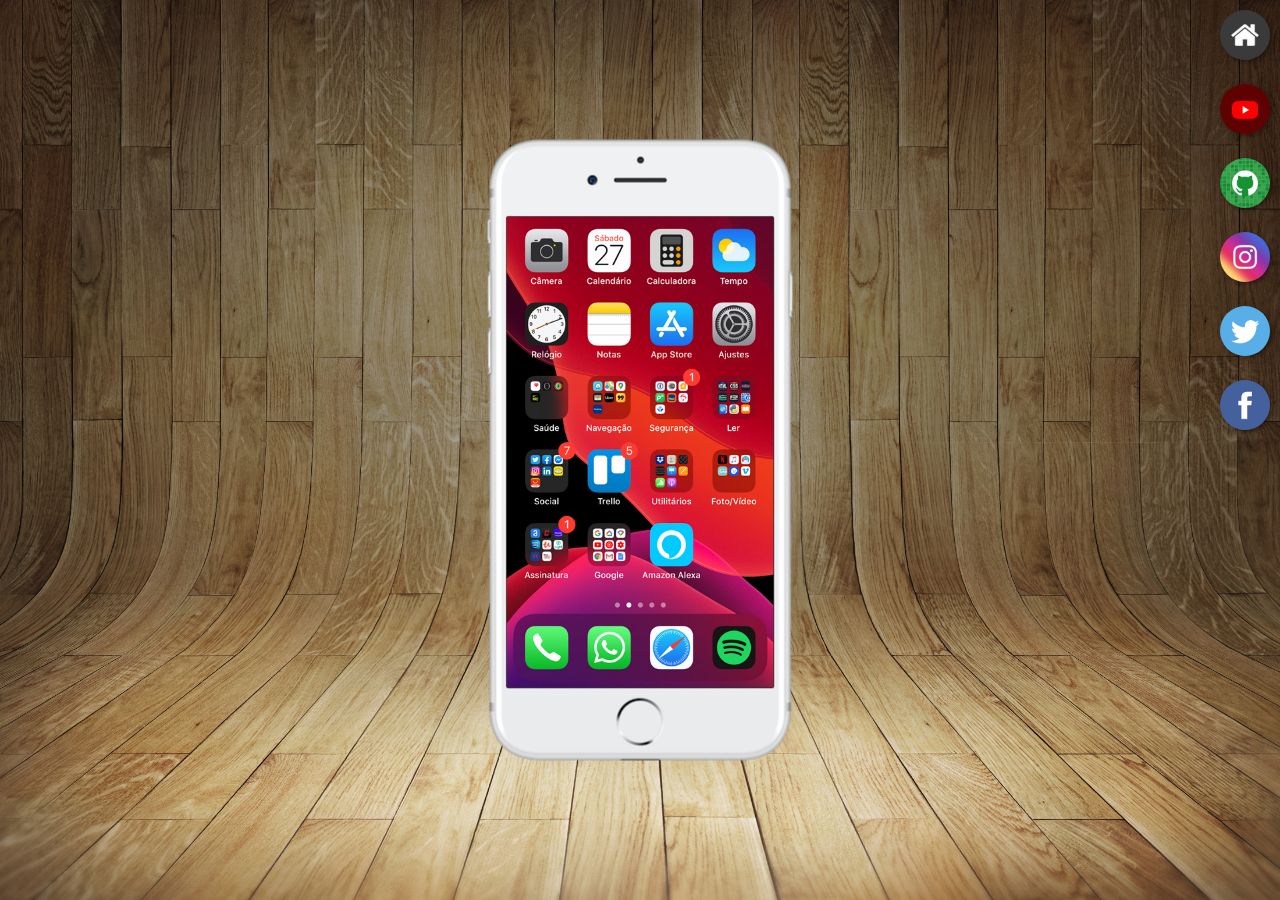
<file: index.html>
<!DOCTYPE html>
<html lang="pt-br">
<head>
    <meta charset="UTF-8">
    <meta name="viewport" content="width=device-width, initial-scale=1.0">
    <title>Projeto Redes Sociais</title>
    <link rel="shortcut icon" href="favicon.ico" type="image/x-icon">
    <link rel="stylesheet" href="estilos/style.css">
</head>
<body>
    <main>
        <section id="telefone">
            <iframe src="home.html" name="tela" id="tela"  frameborder="0">
                Seu navegador não é compatível com isso.
            </iframe>
        </section>
        <section id="redes-sociais">
            <a href="home.html" target="tela"><img src="imagens/logo-home.jpg" alt="Home"></a><br>
            <a href="youtube.html" target="tela"><img src="imagens/logo-youtube.jpg" alt="YouTube"></a><br>
            <a href="github.html" target="tela"><img src="imagens/logo-github.jpg" alt="GitHub"></a><br>
            <a href="instagram.html" target="tela"><img src="imagens/logo-instagram.jpg" alt="Instagram"></a><br>
            <a href="twitter.html" target="tela"><img src="imagens/logo-twitter.jpg" alt="Twitter"></a><br>
            <a href="facebook.html" target="tela"><img src="imagens/logo-facebook.jpg" alt="Facebook"></a>
        </section>
    </main>
</body>
</html>
</file>
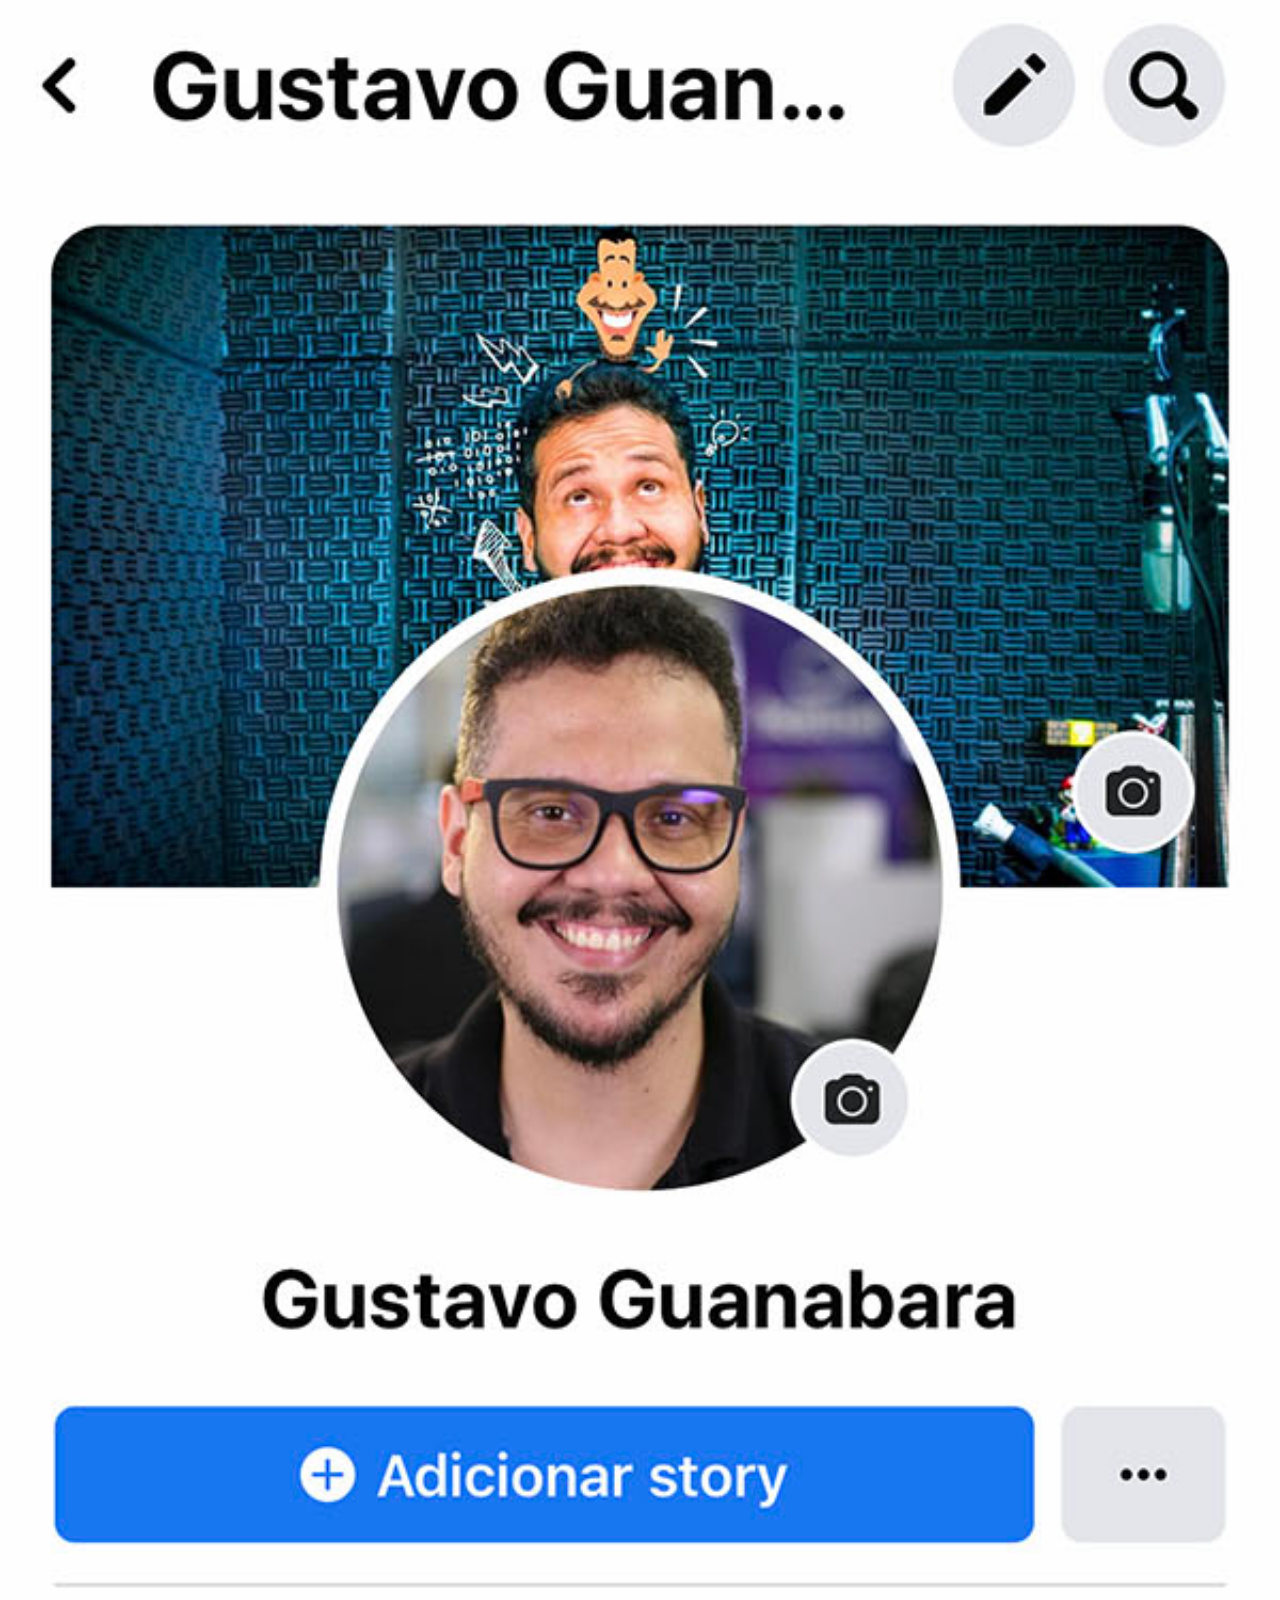
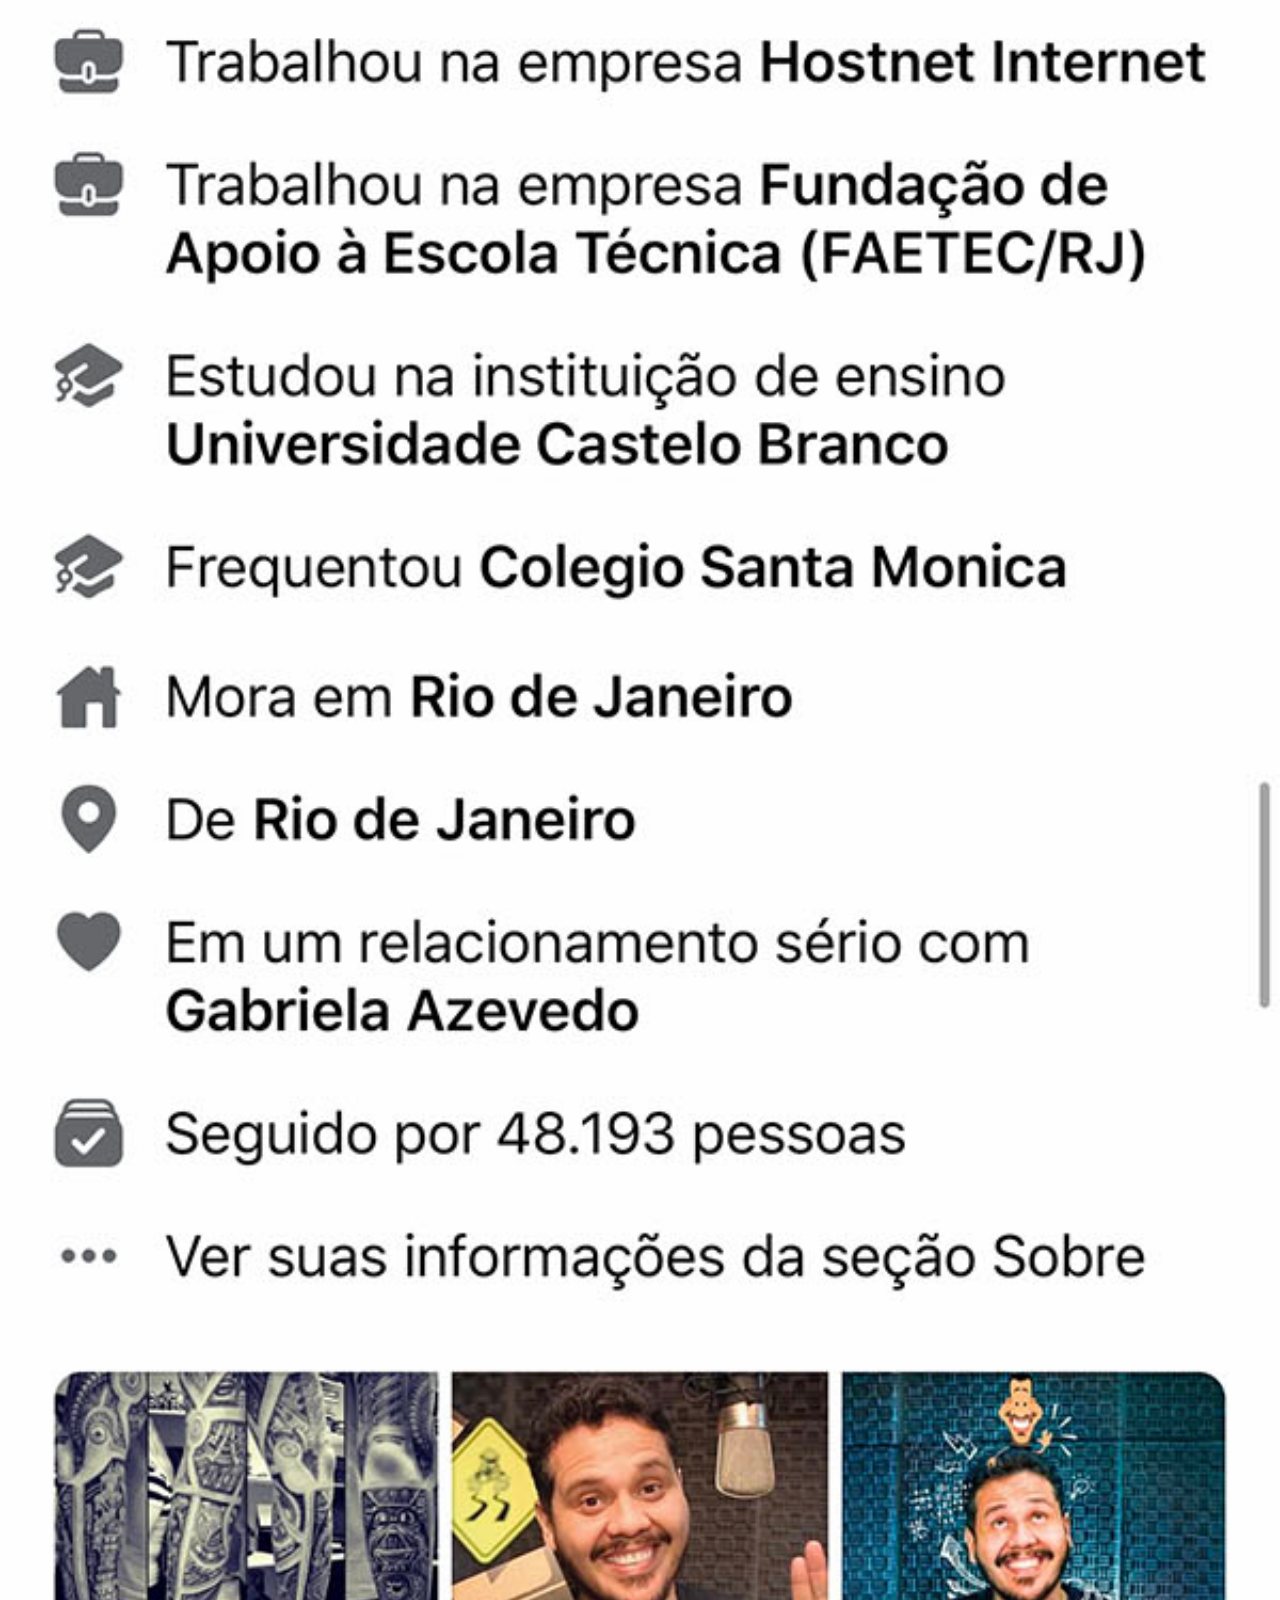
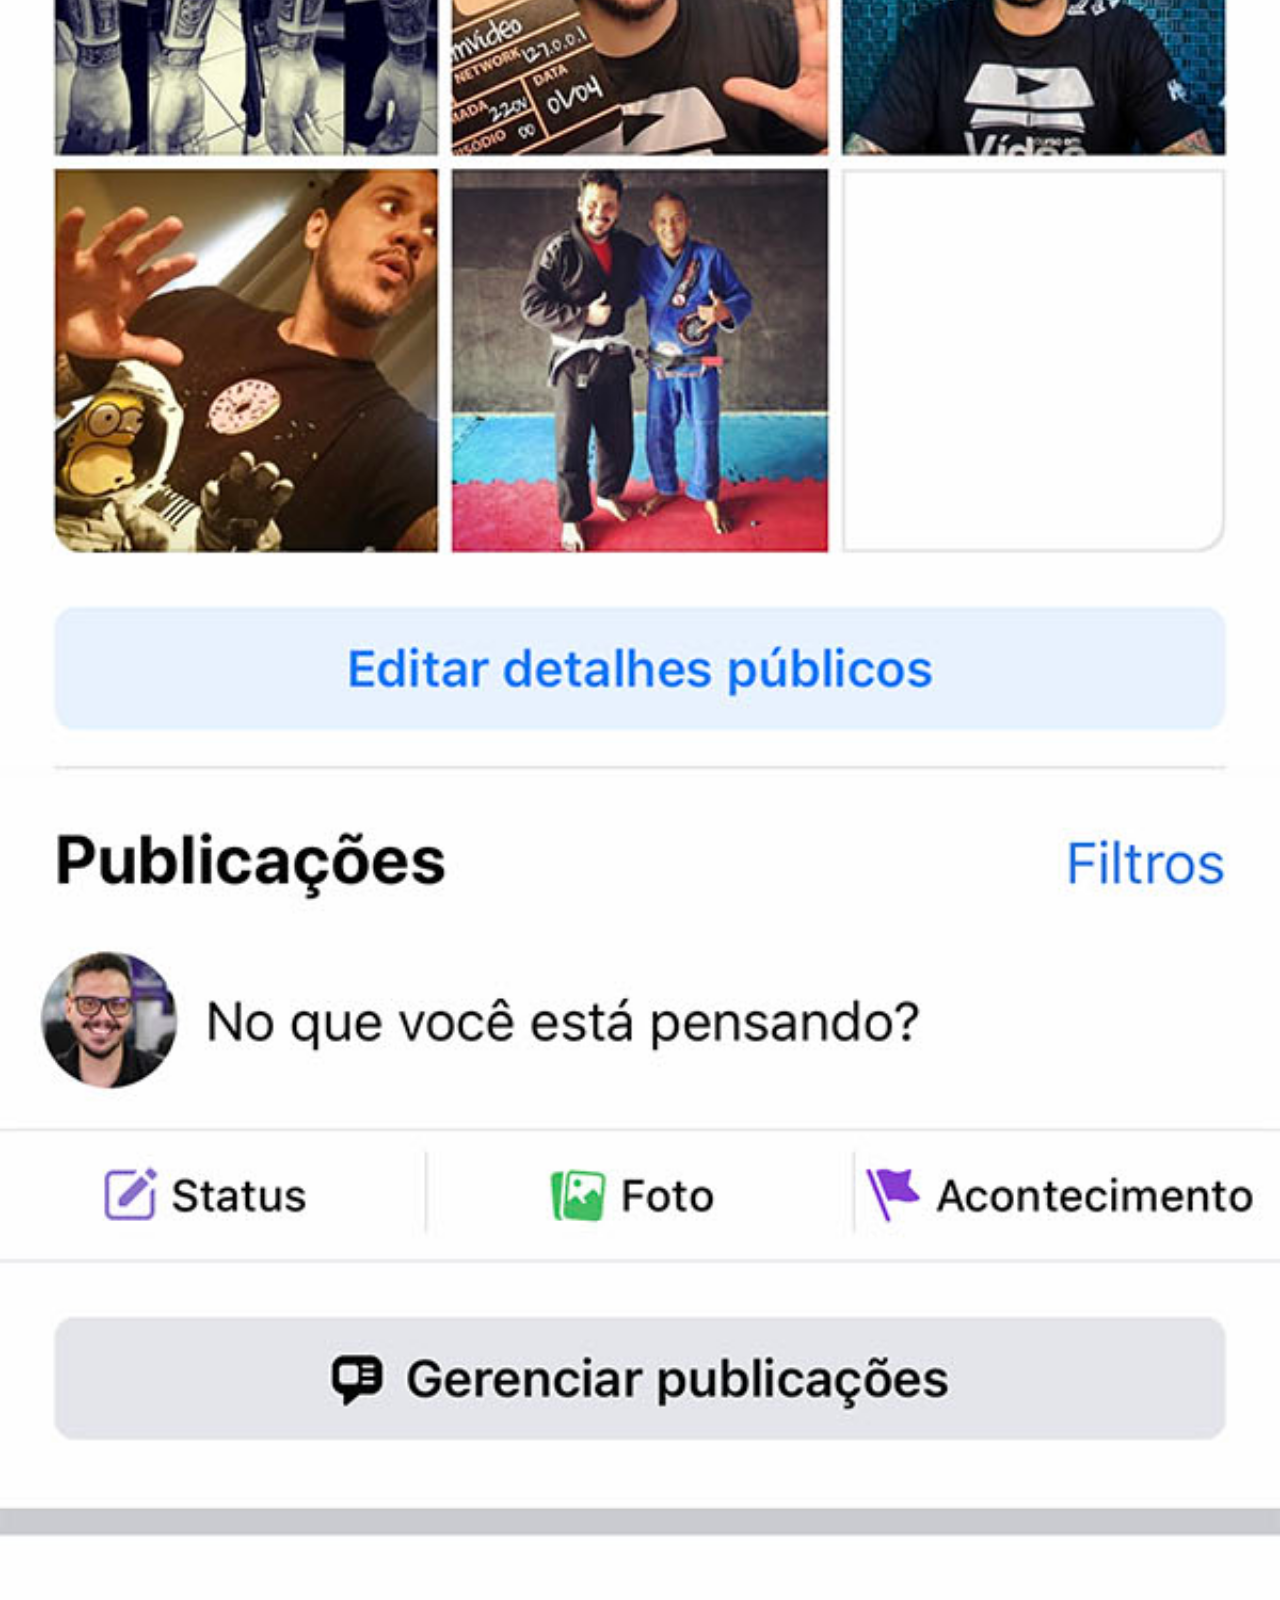
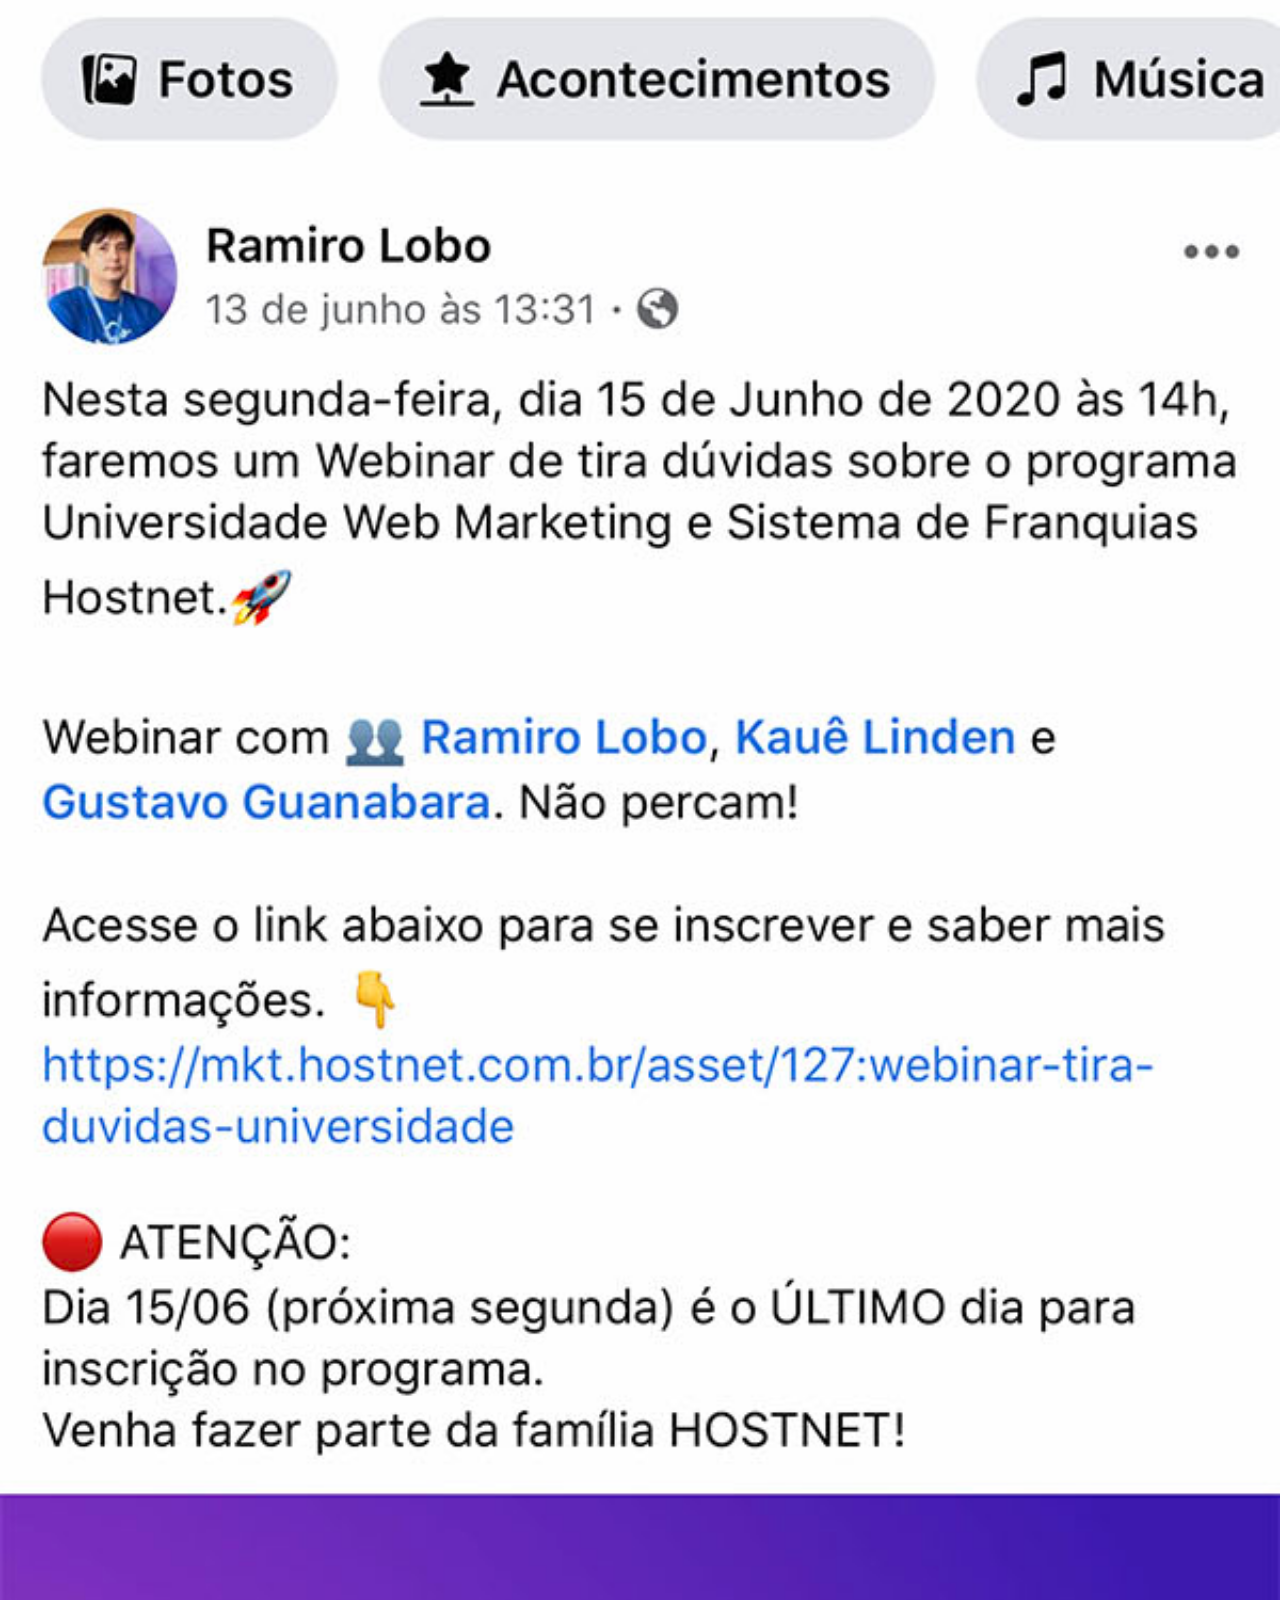
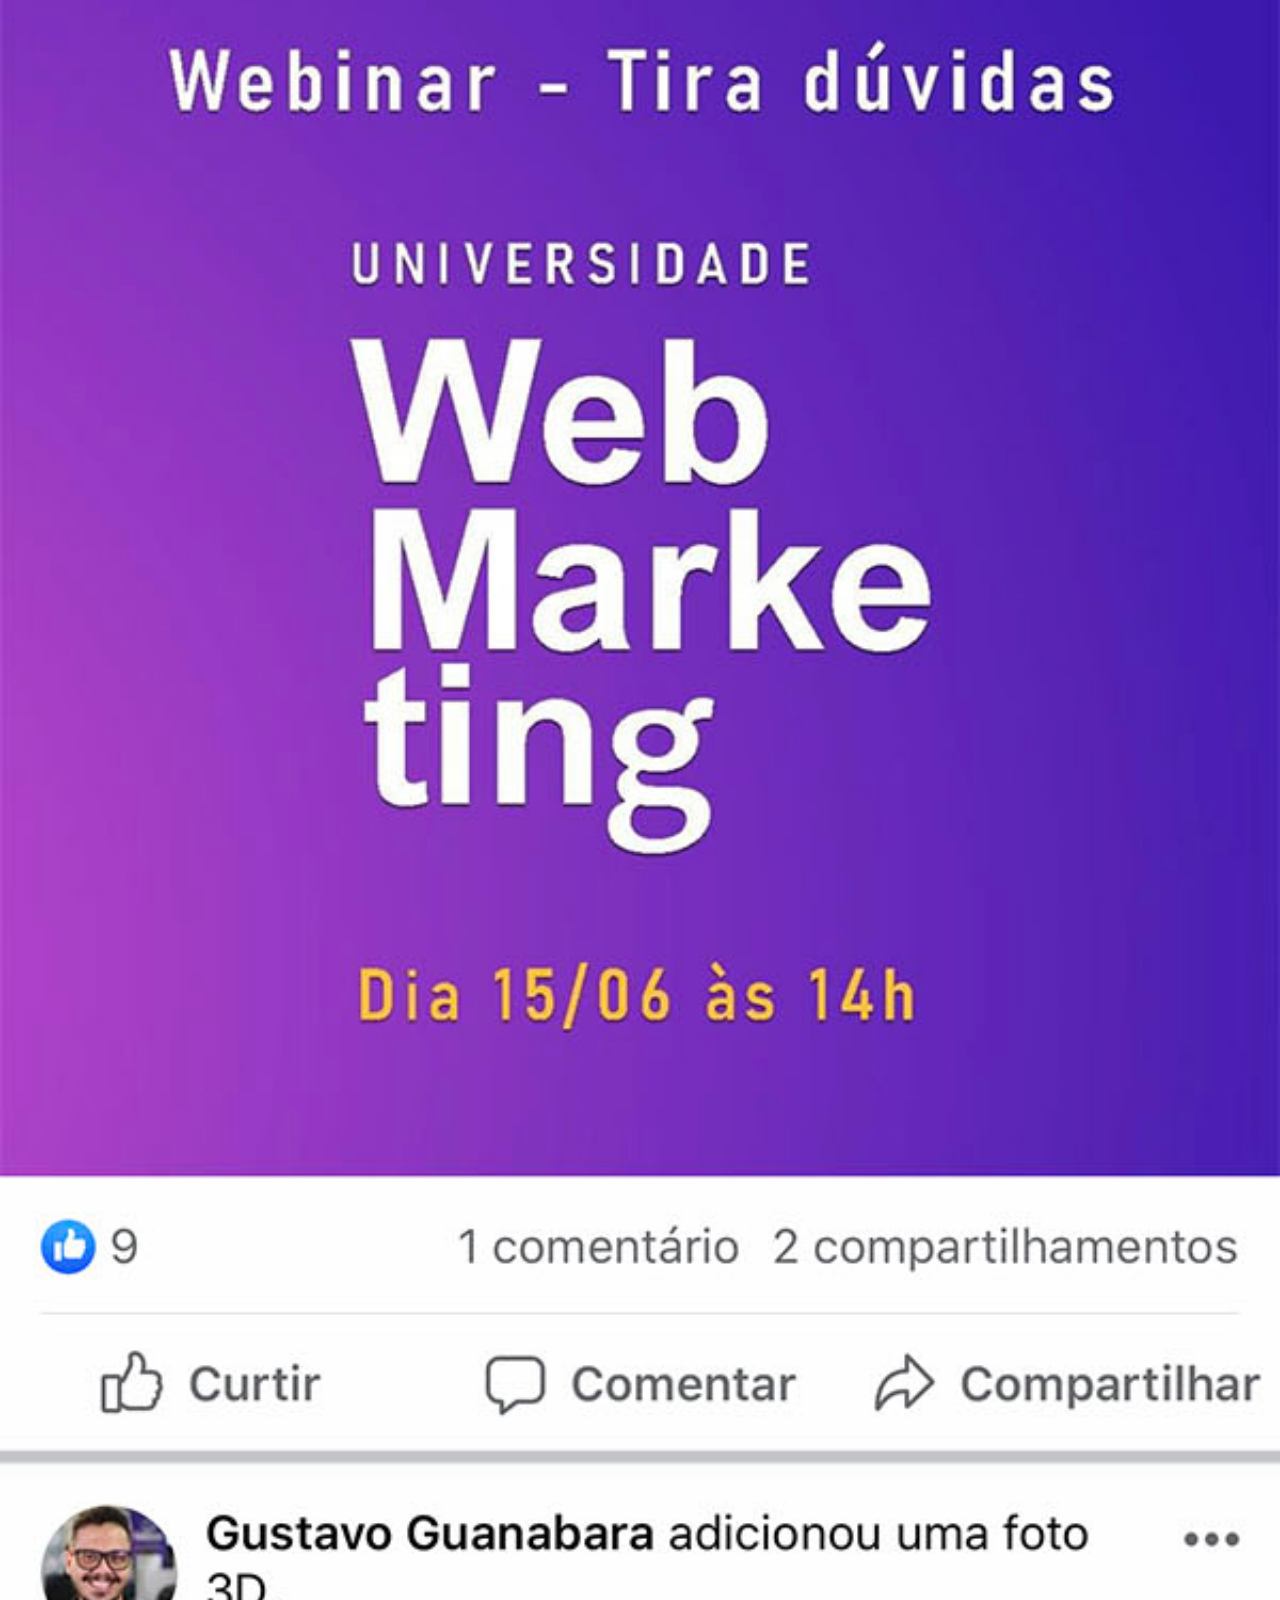
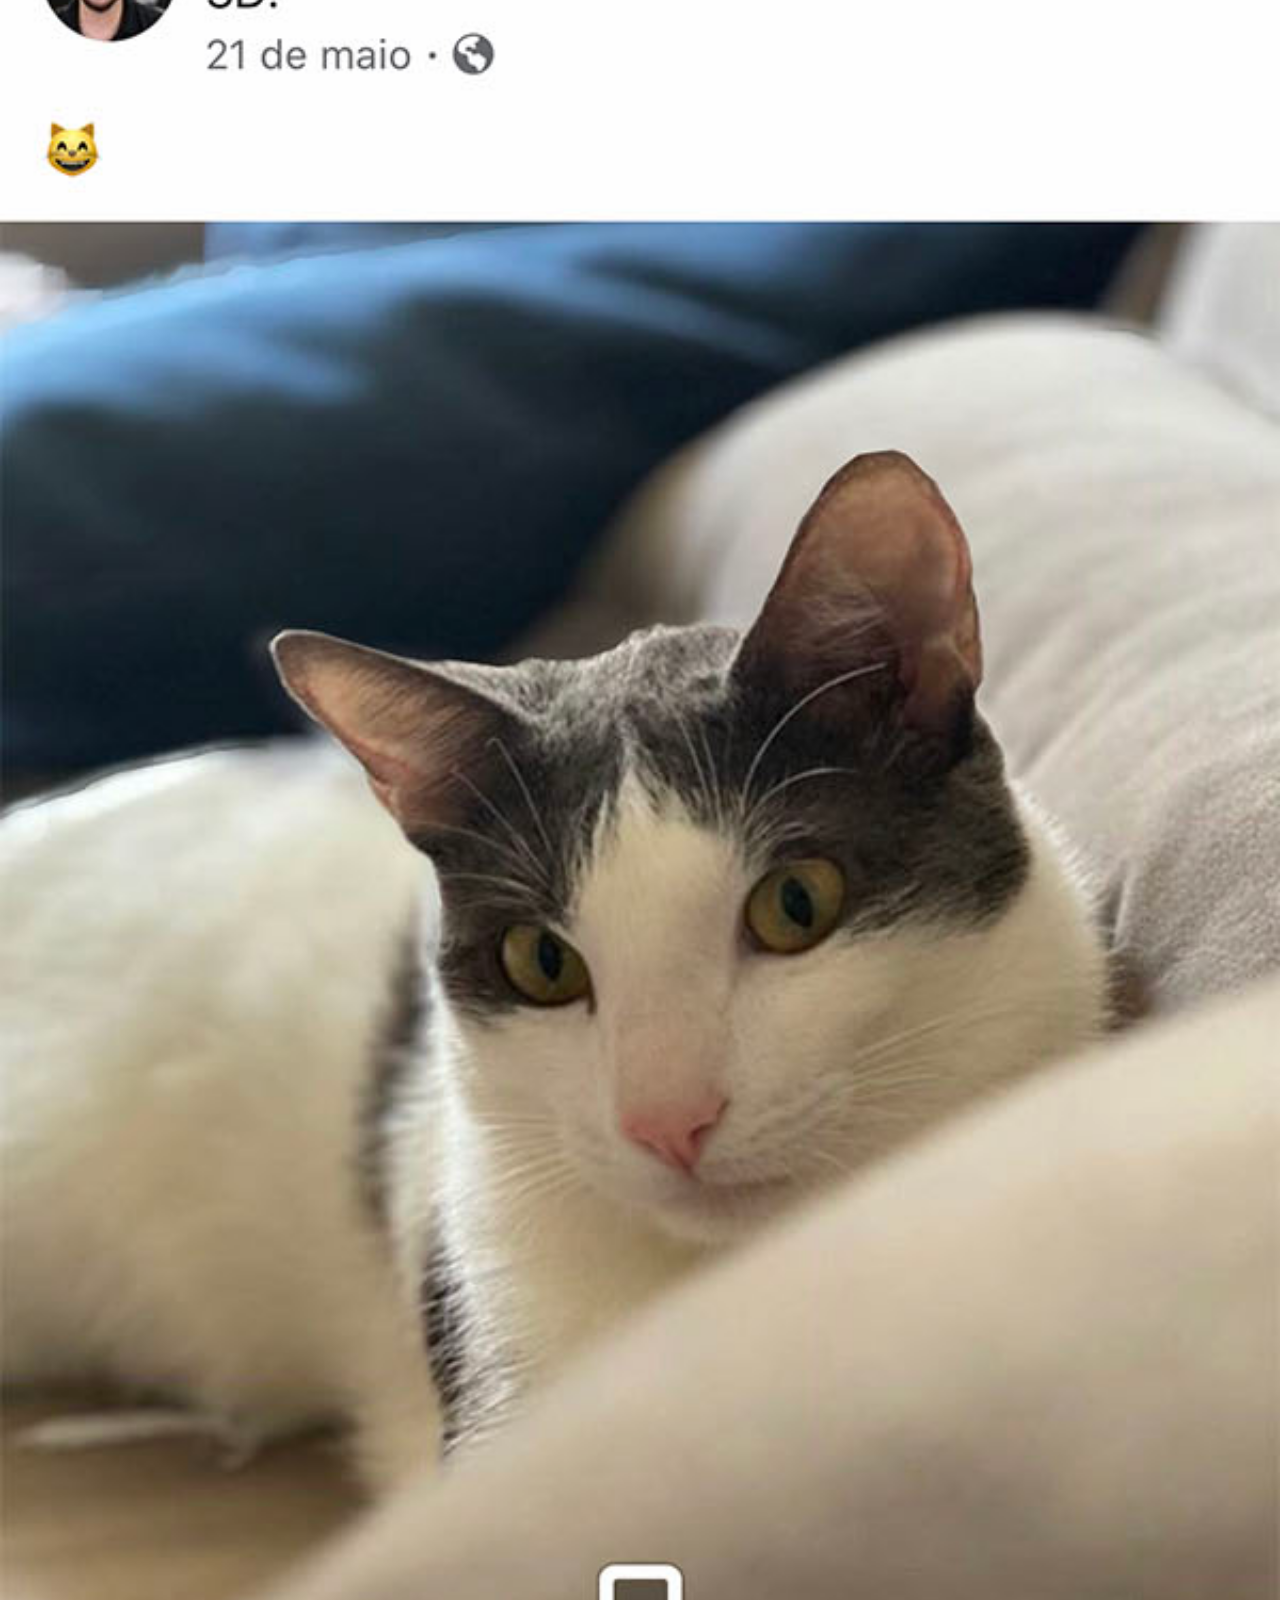
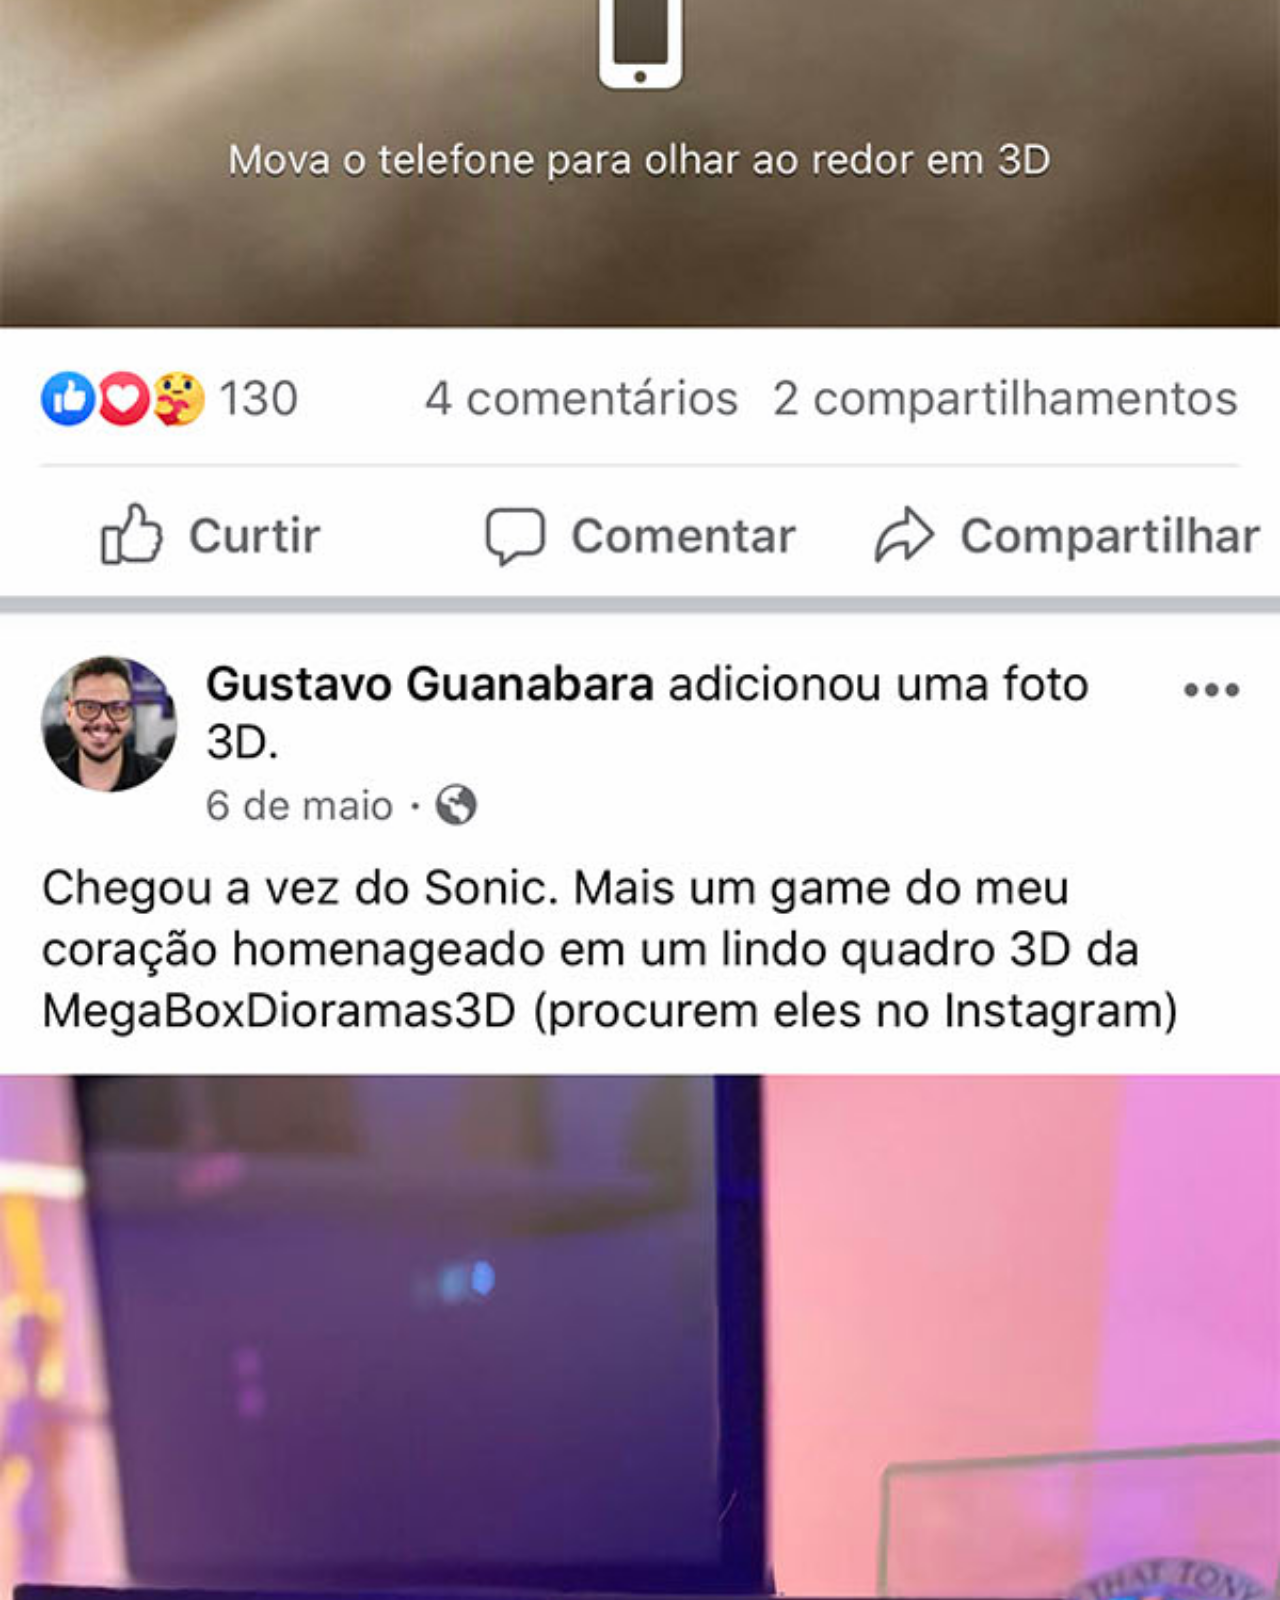
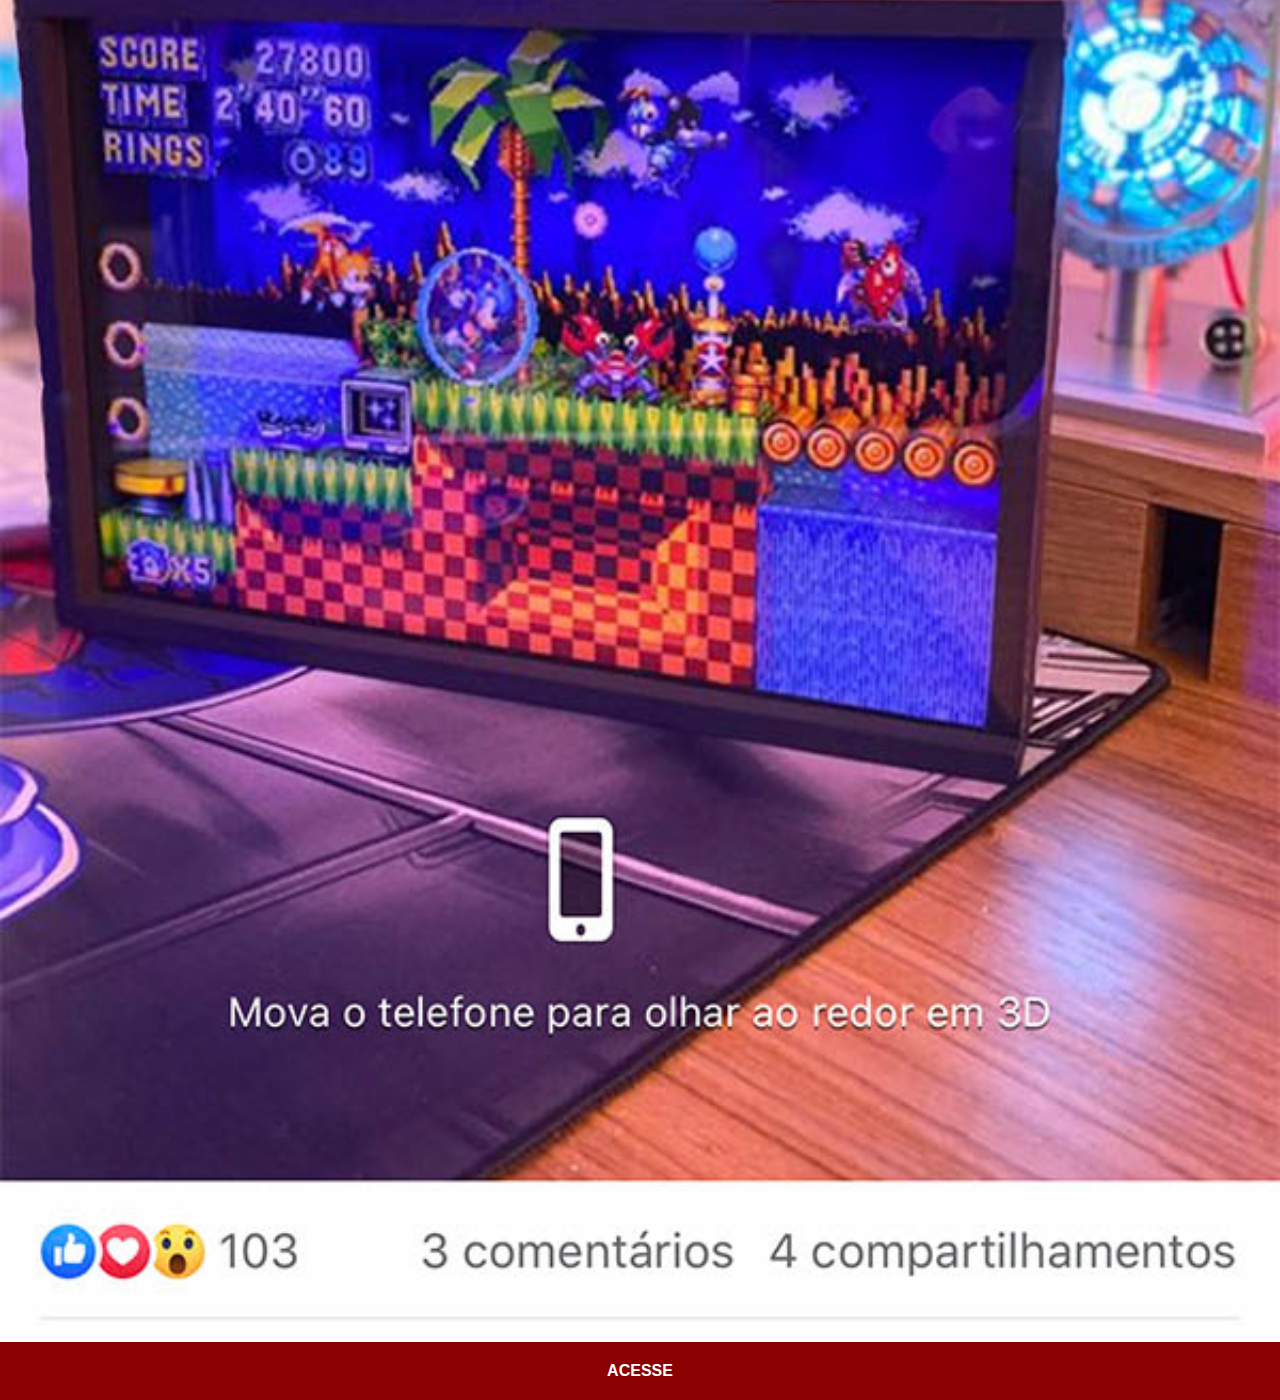
<file: facebook.html>
<!DOCTYPE html>
<html lang="pt-br">
<head>
    <meta charset="UTF-8">
    <meta name="viewport" content="width=device-width, initial-scale=1.0">
    <title>Facebook</title>
    <link rel="stylesheet" href="estilos/social.css">
</head>
<body>
    <img src="imagens/tela-facebook.jpg" alt="Facebook">
    <a href="https://www.facebook.com/gustavoguanabara" target="_blank">ACESSE</a>
</body>
</html>
</file>
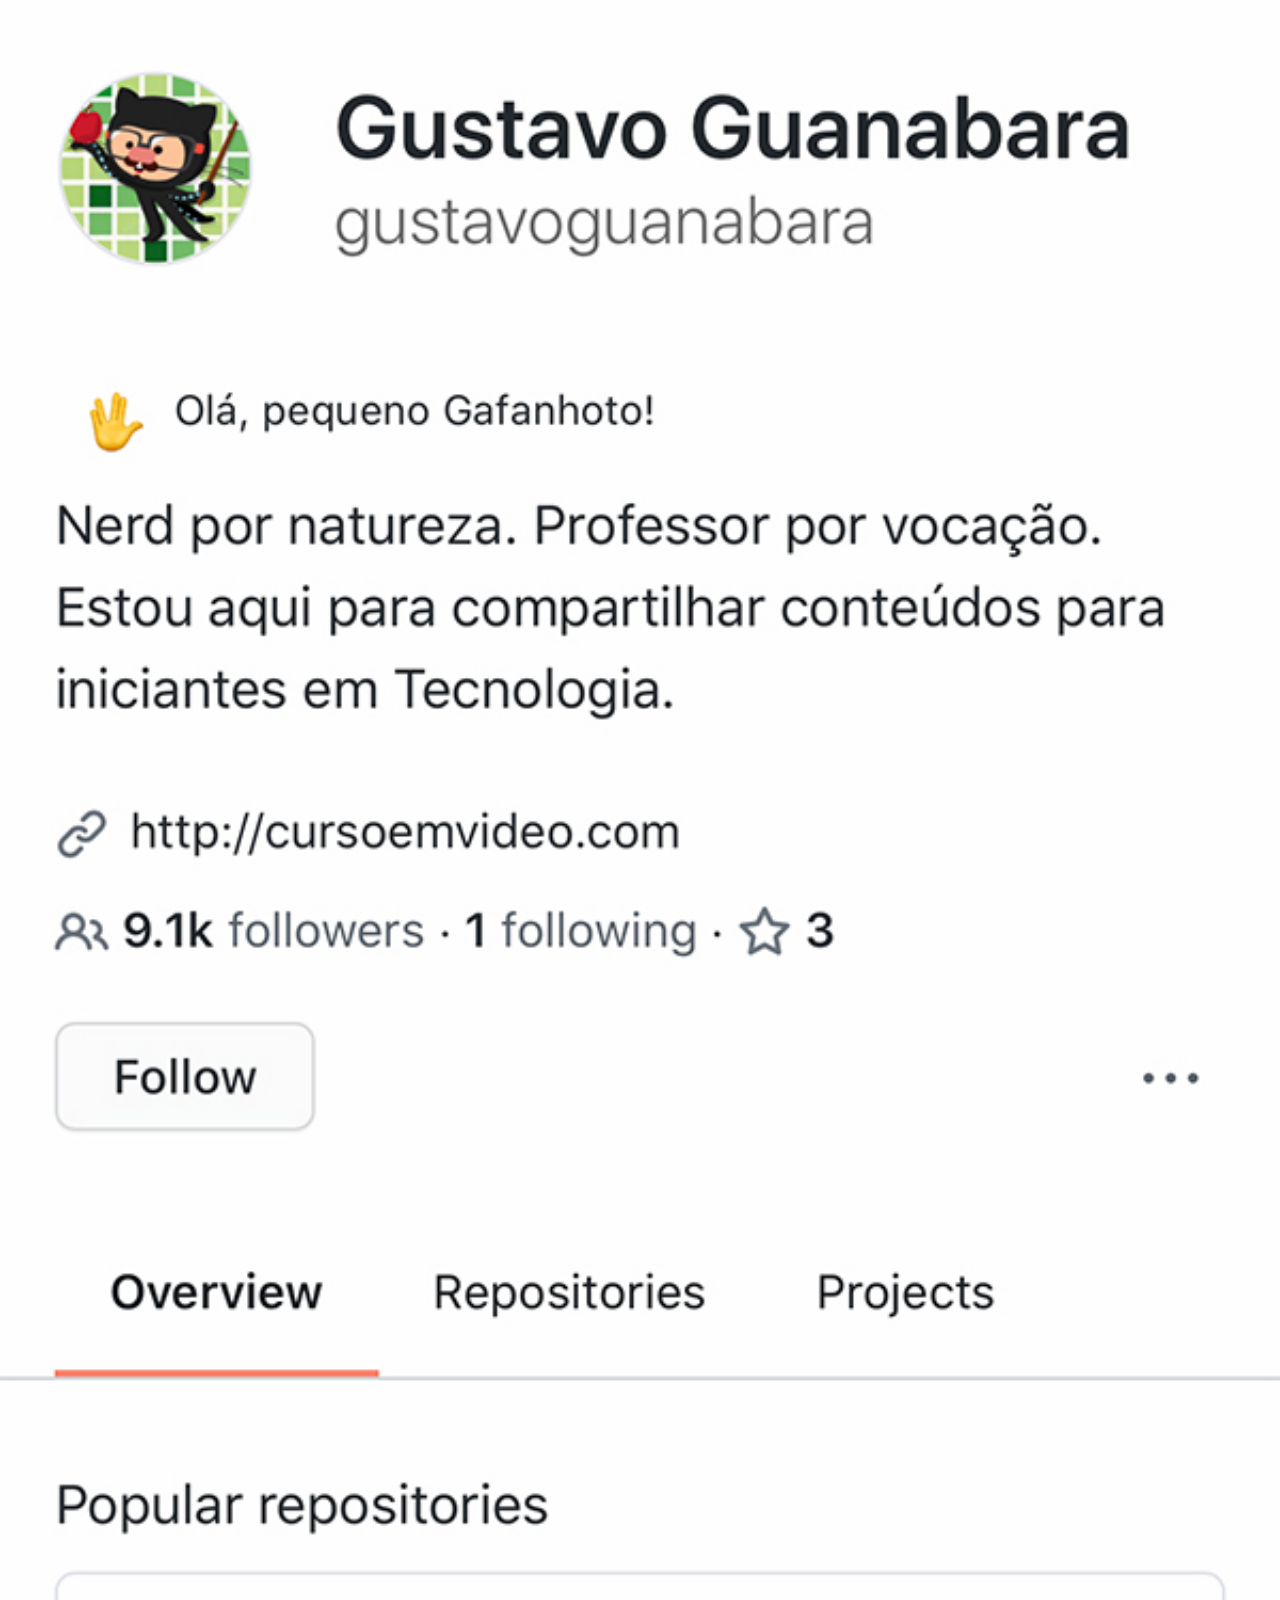
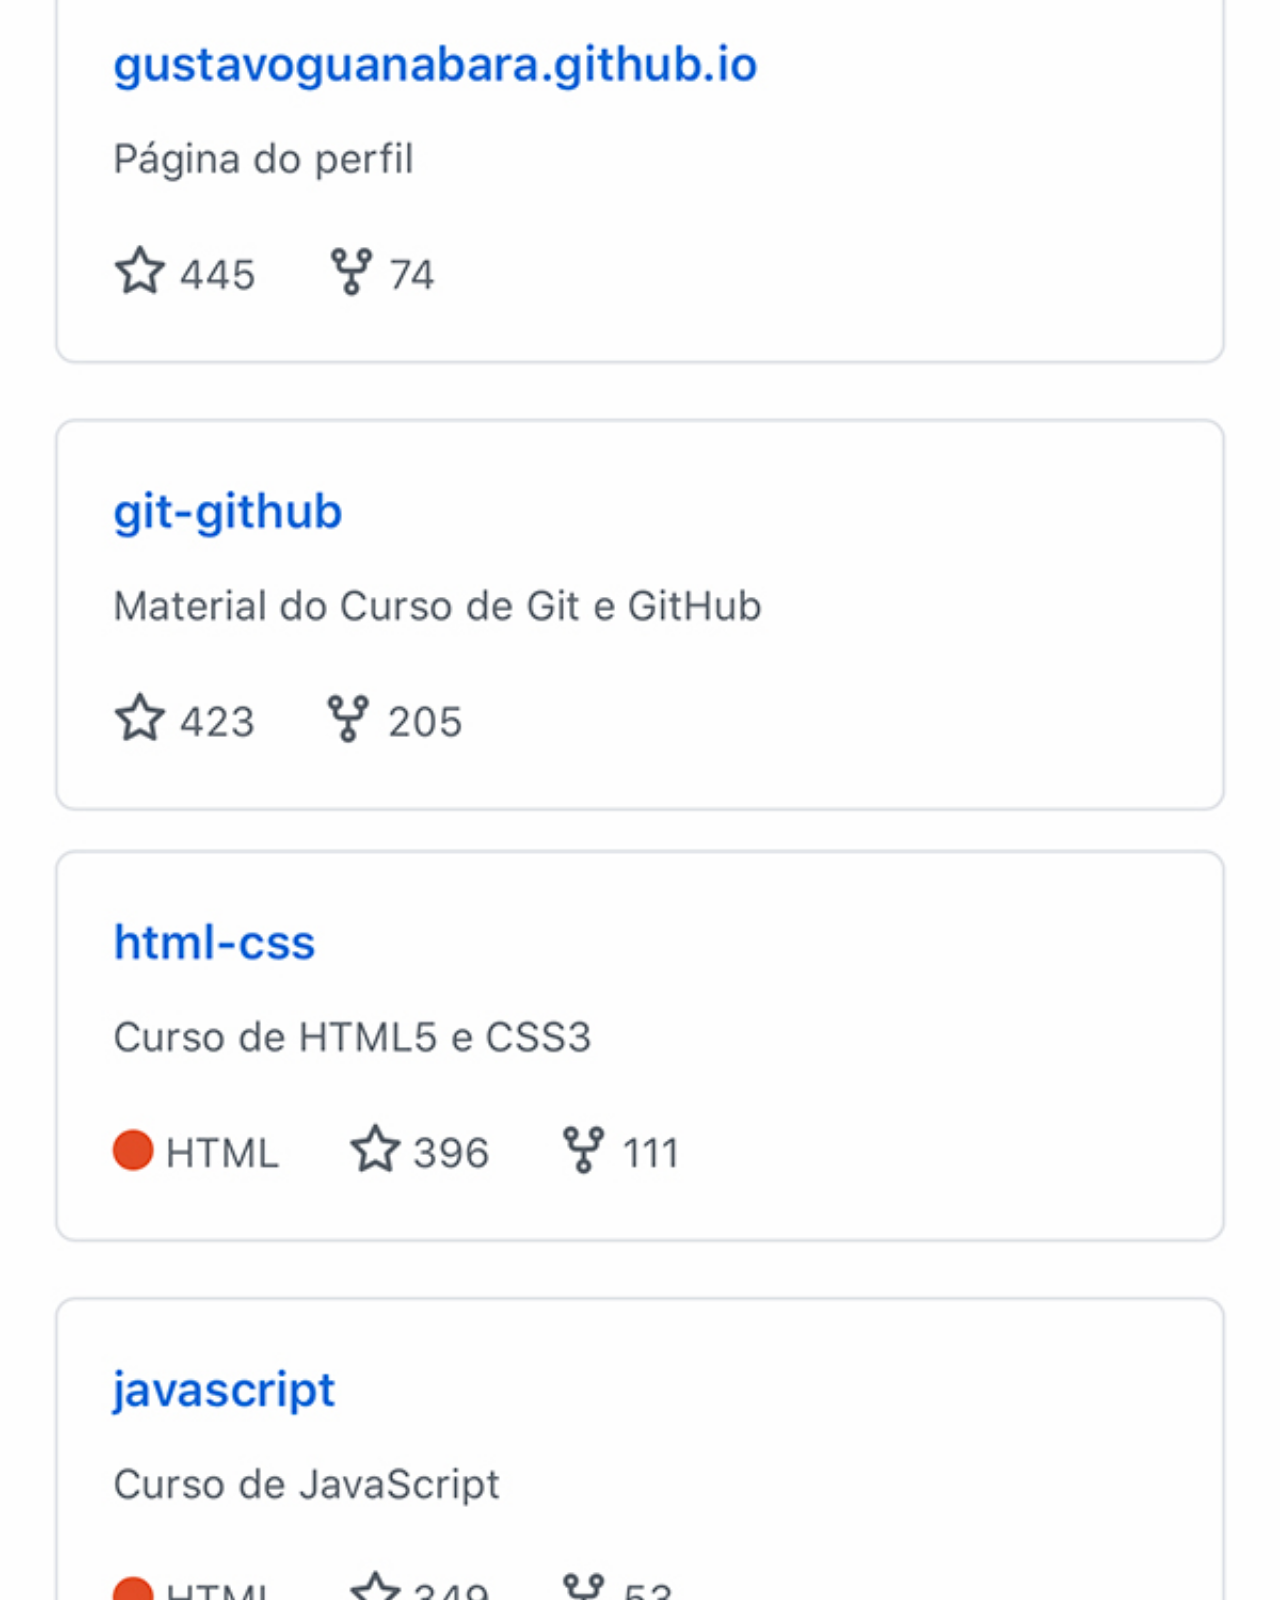
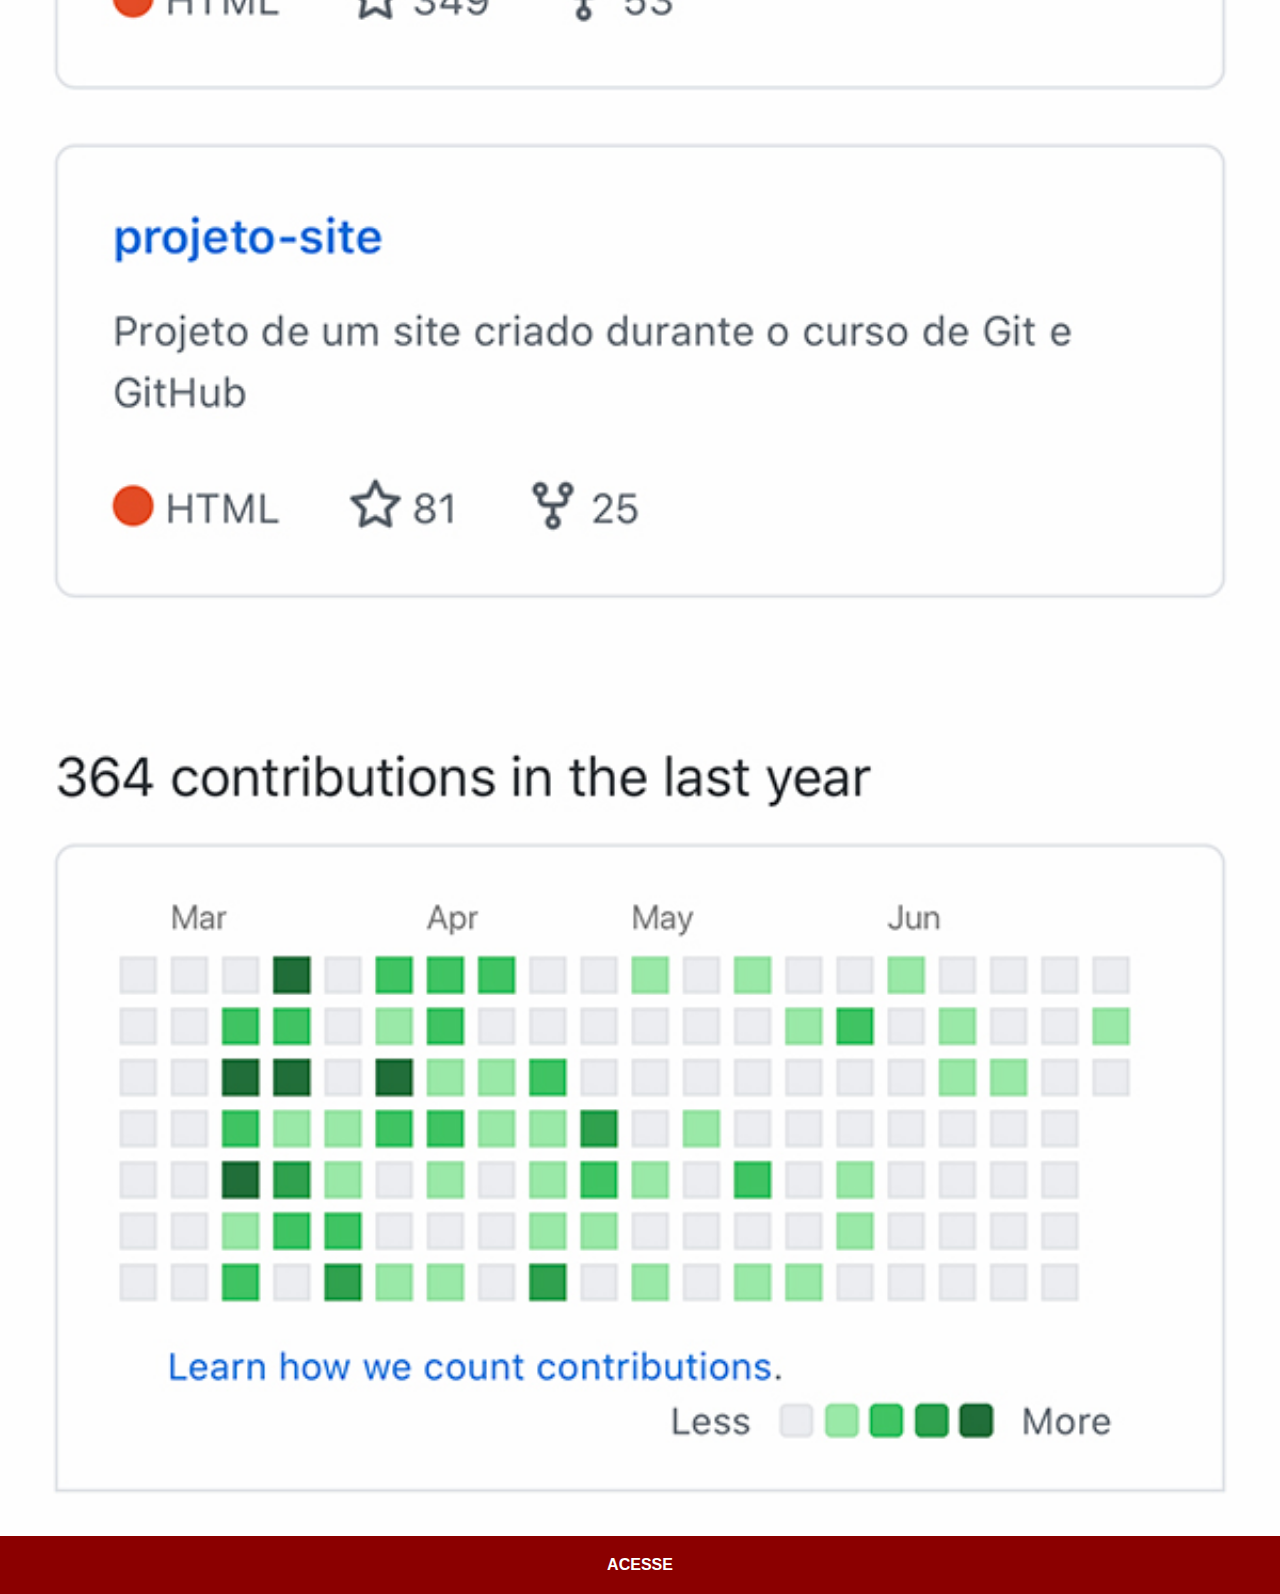
<file: github.html>
<!DOCTYPE html>
<html lang="pt-br">
<head>
    <meta charset="UTF-8">
    <meta name="viewport" content="width=device-width, initial-scale=1.0">
    <title>GitHub</title>
    <link rel="stylesheet" href="estilos/social.css">
</head>
<body>
    <img src="imagens/tela-github.jpg" alt="GitHub">
    <a href="https://github.com/gustavoguanabara/" target="_blank">ACESSE</a>
</body>
</html>
</file>
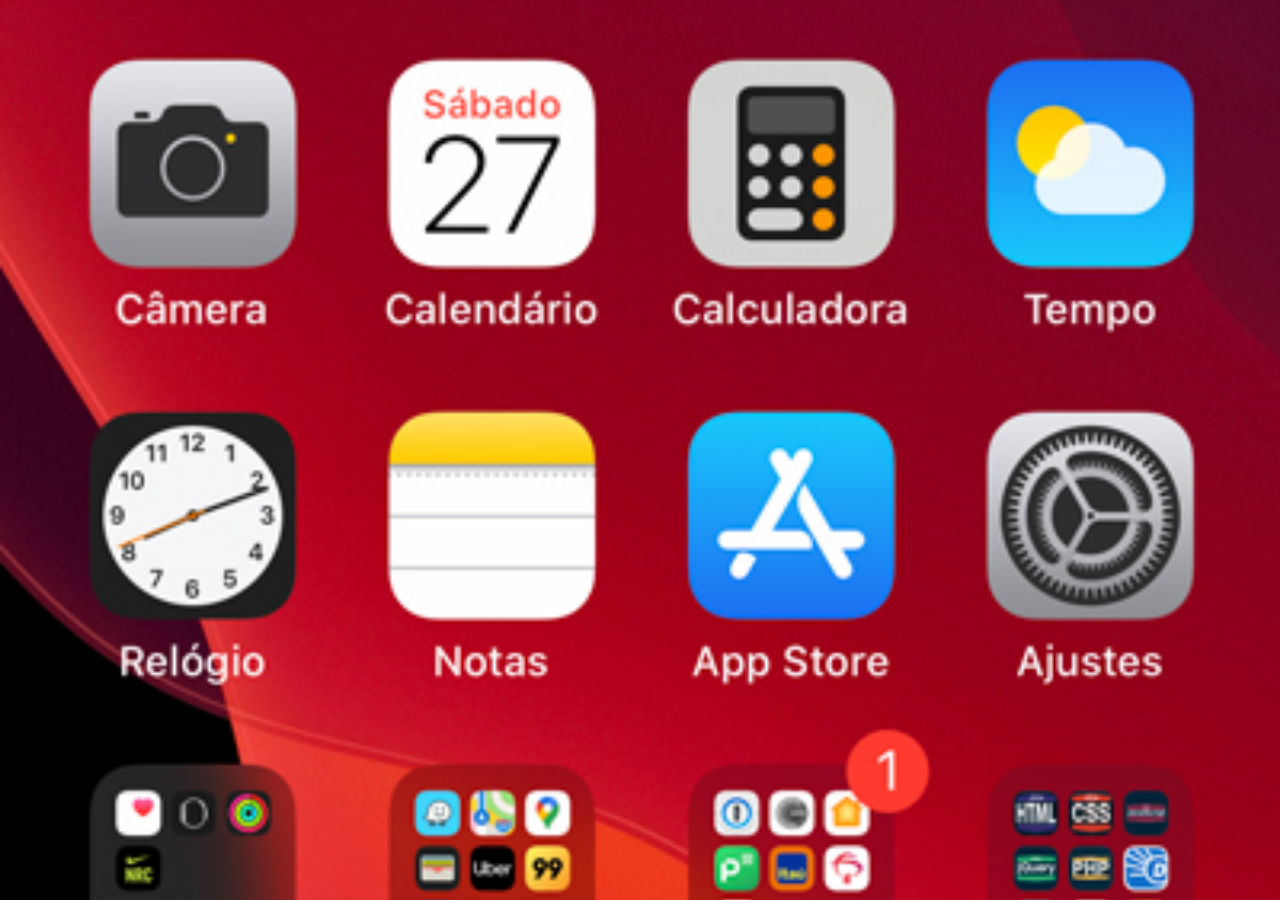
<file: home.html>
<!DOCTYPE html>
<html lang="pt-br">
<head>
    <meta charset="UTF-8">
    <meta name="viewport" content="width=device-width, initial-scale=1.0">
    <title>Home</title>
    <style>
        *{
            margin: 0px;
            padding: 0px;
        }

        body{
            /*width: 100vw;
            height: 100vh; parte desnecessaria no meu teste*/
            background: black url('imagens/tela-home.jpg') no-repeat top center;
            background-size: cover;
        }
    </style>
</head>
<body>
    
</body>
</html>
</file>
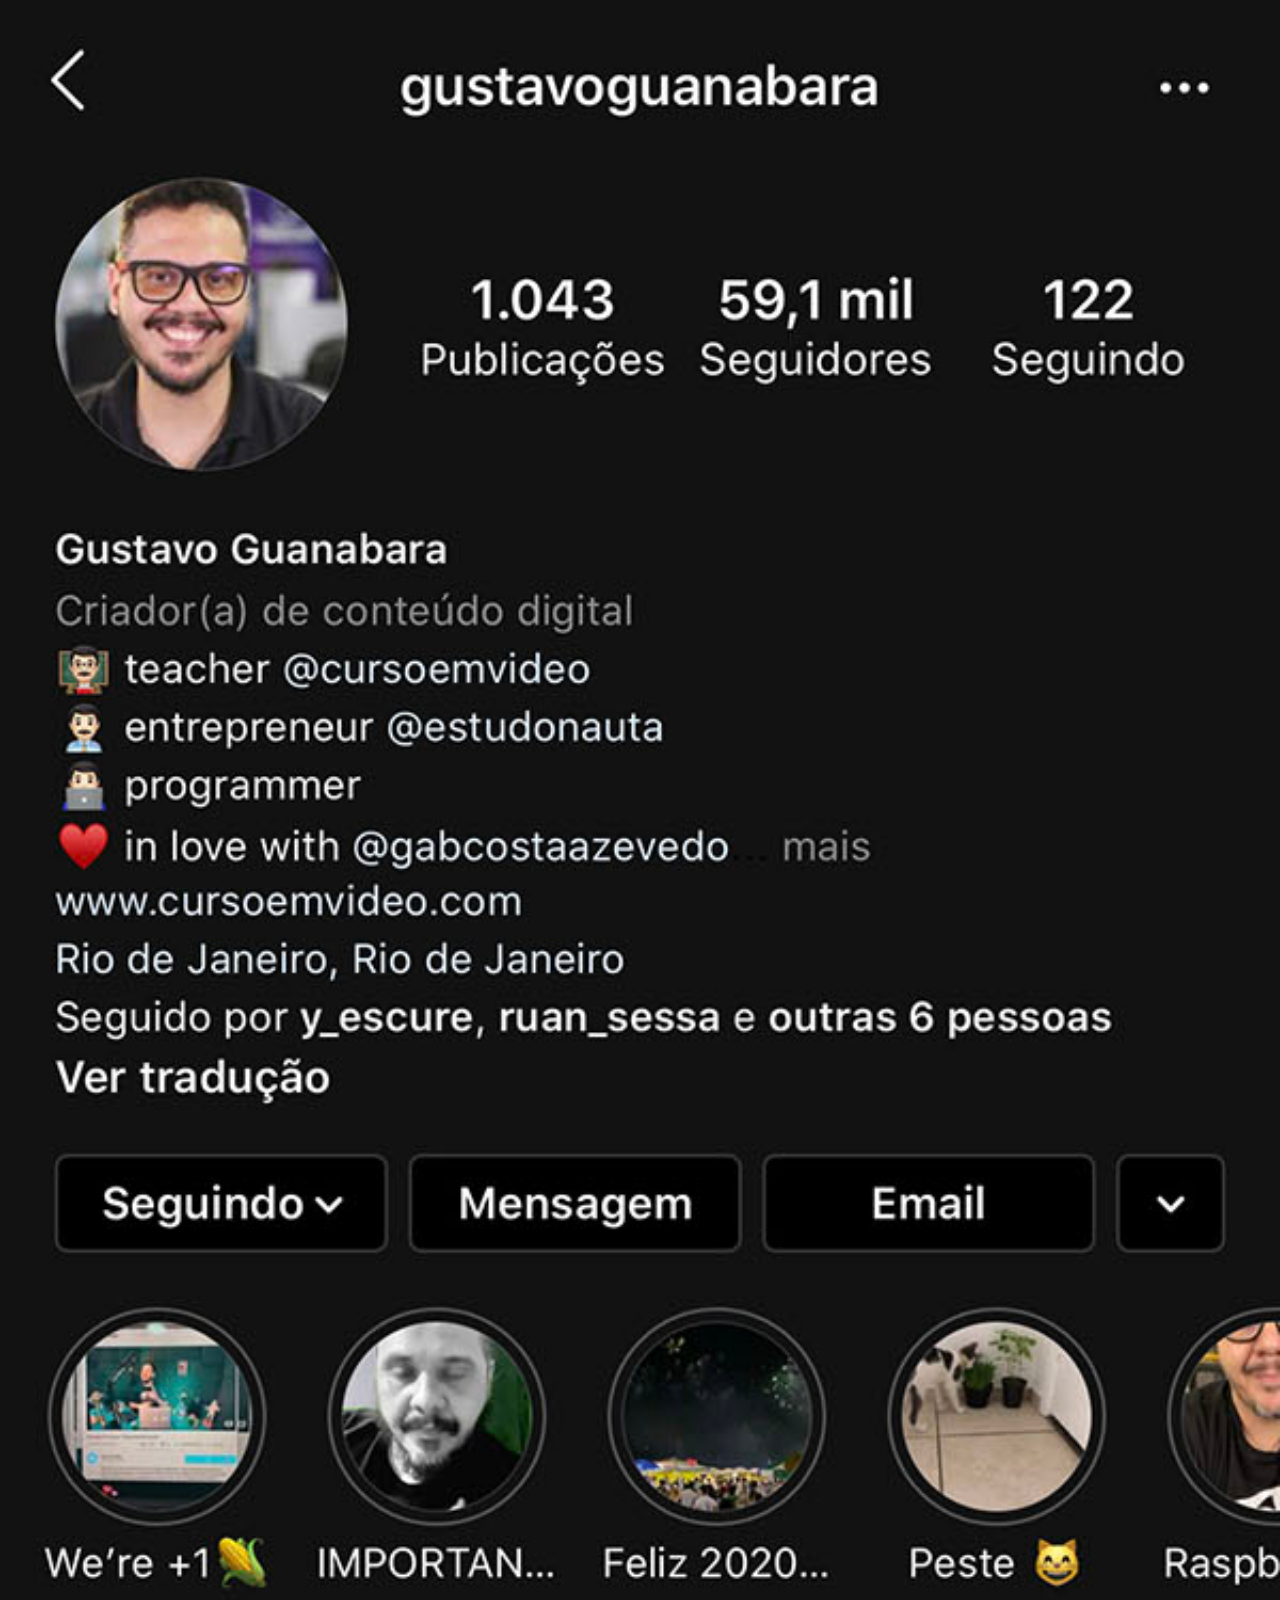
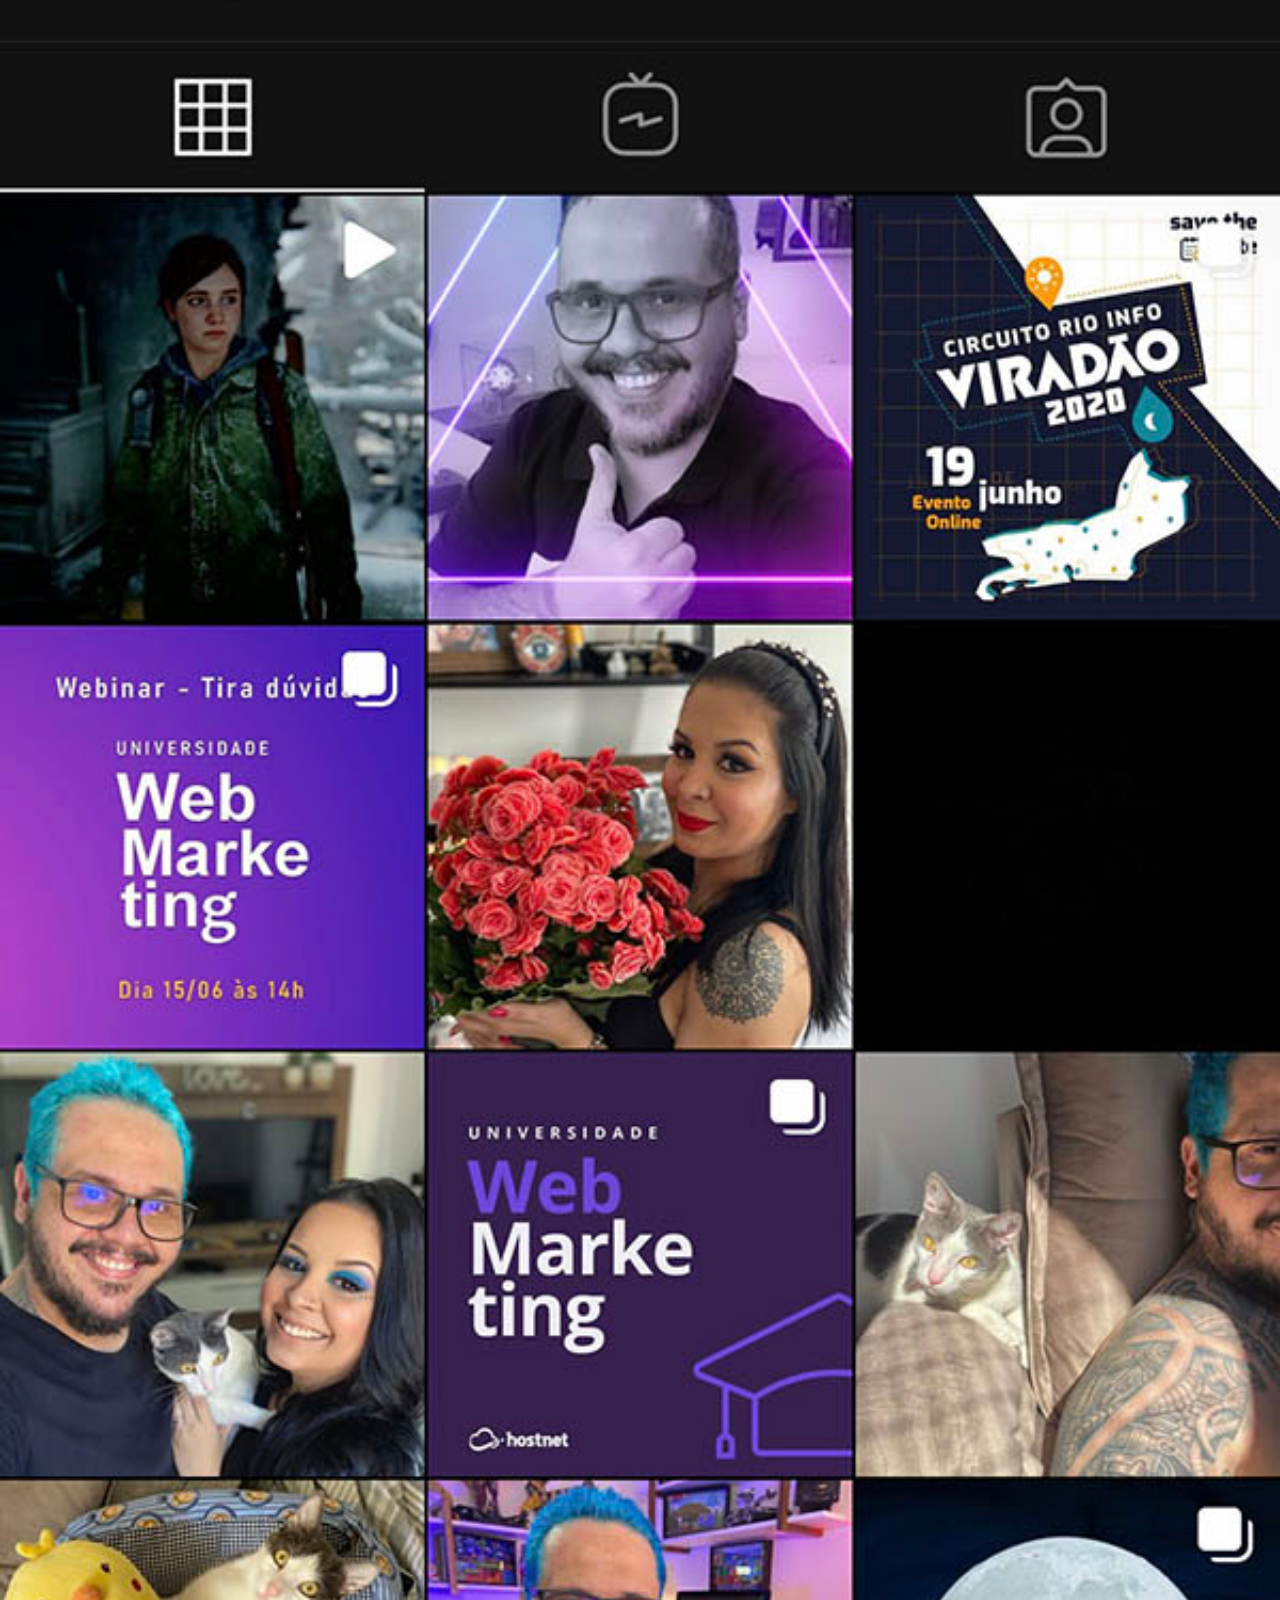
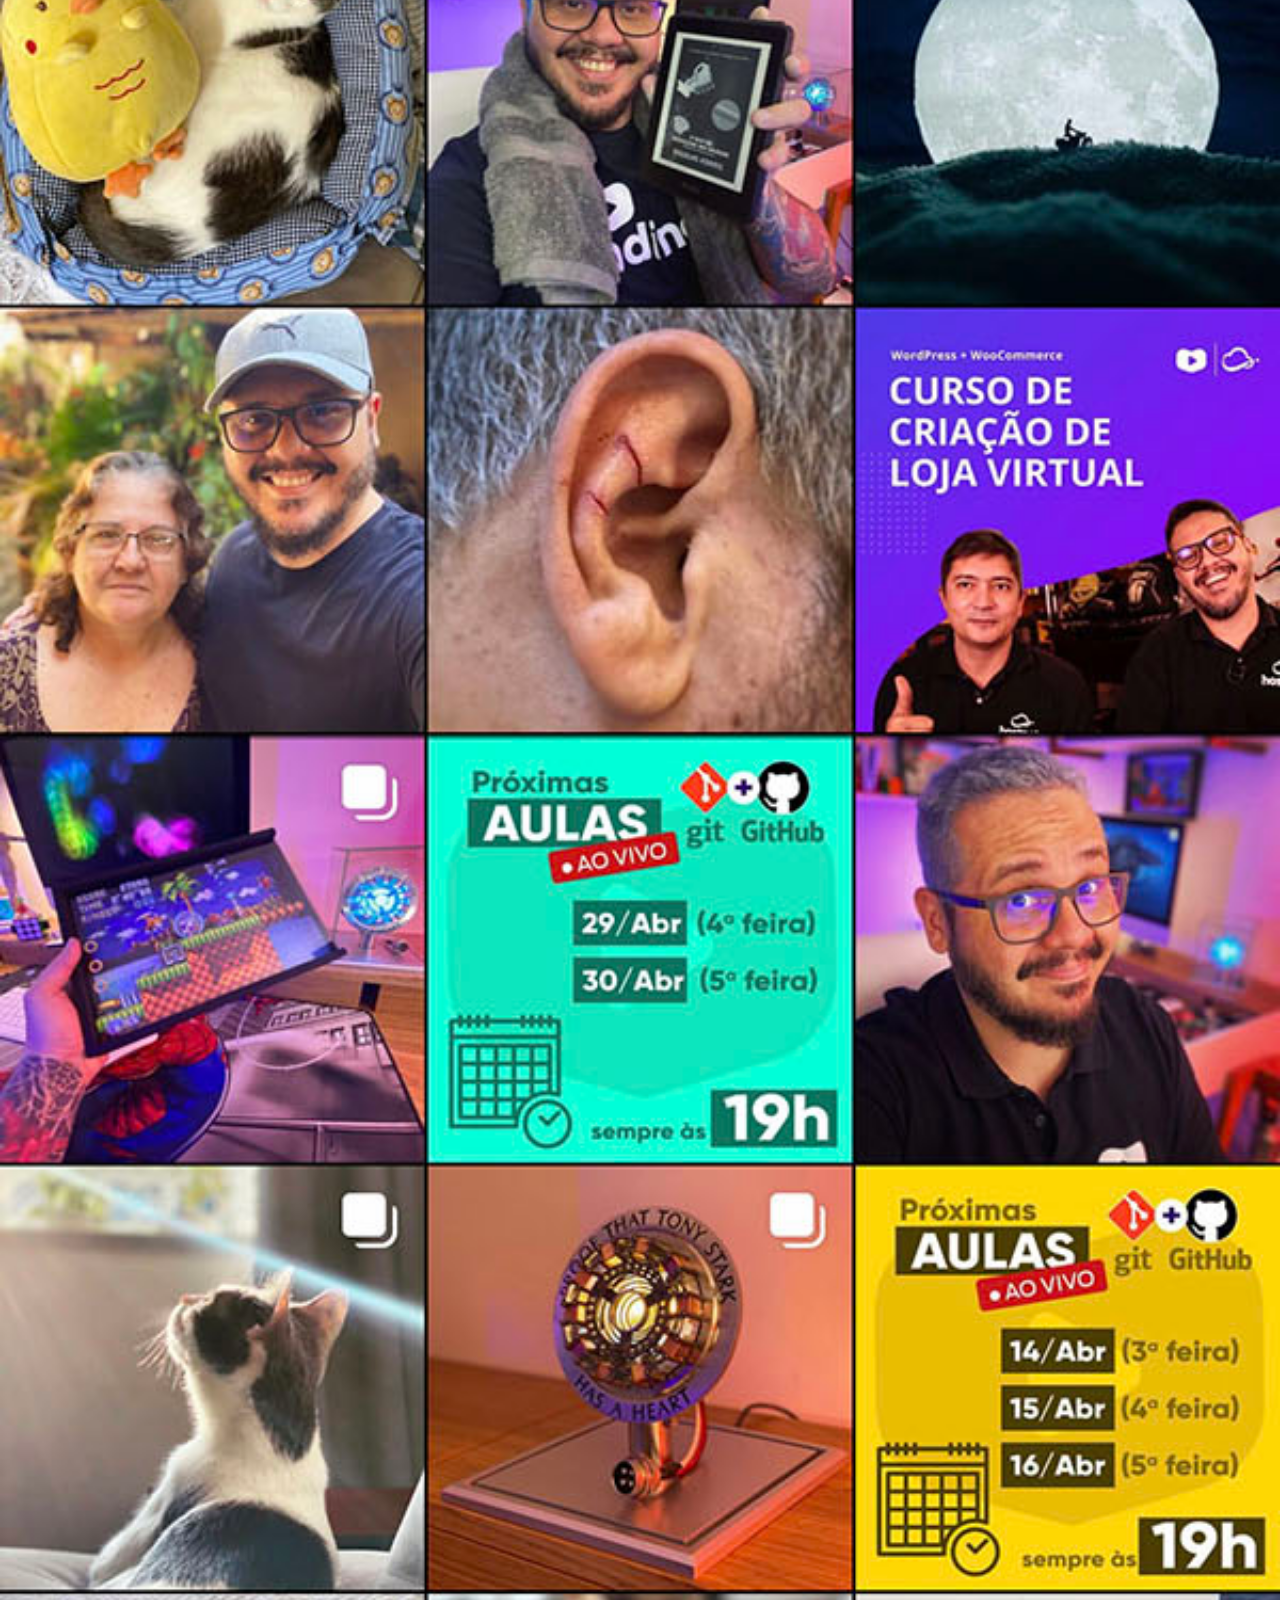
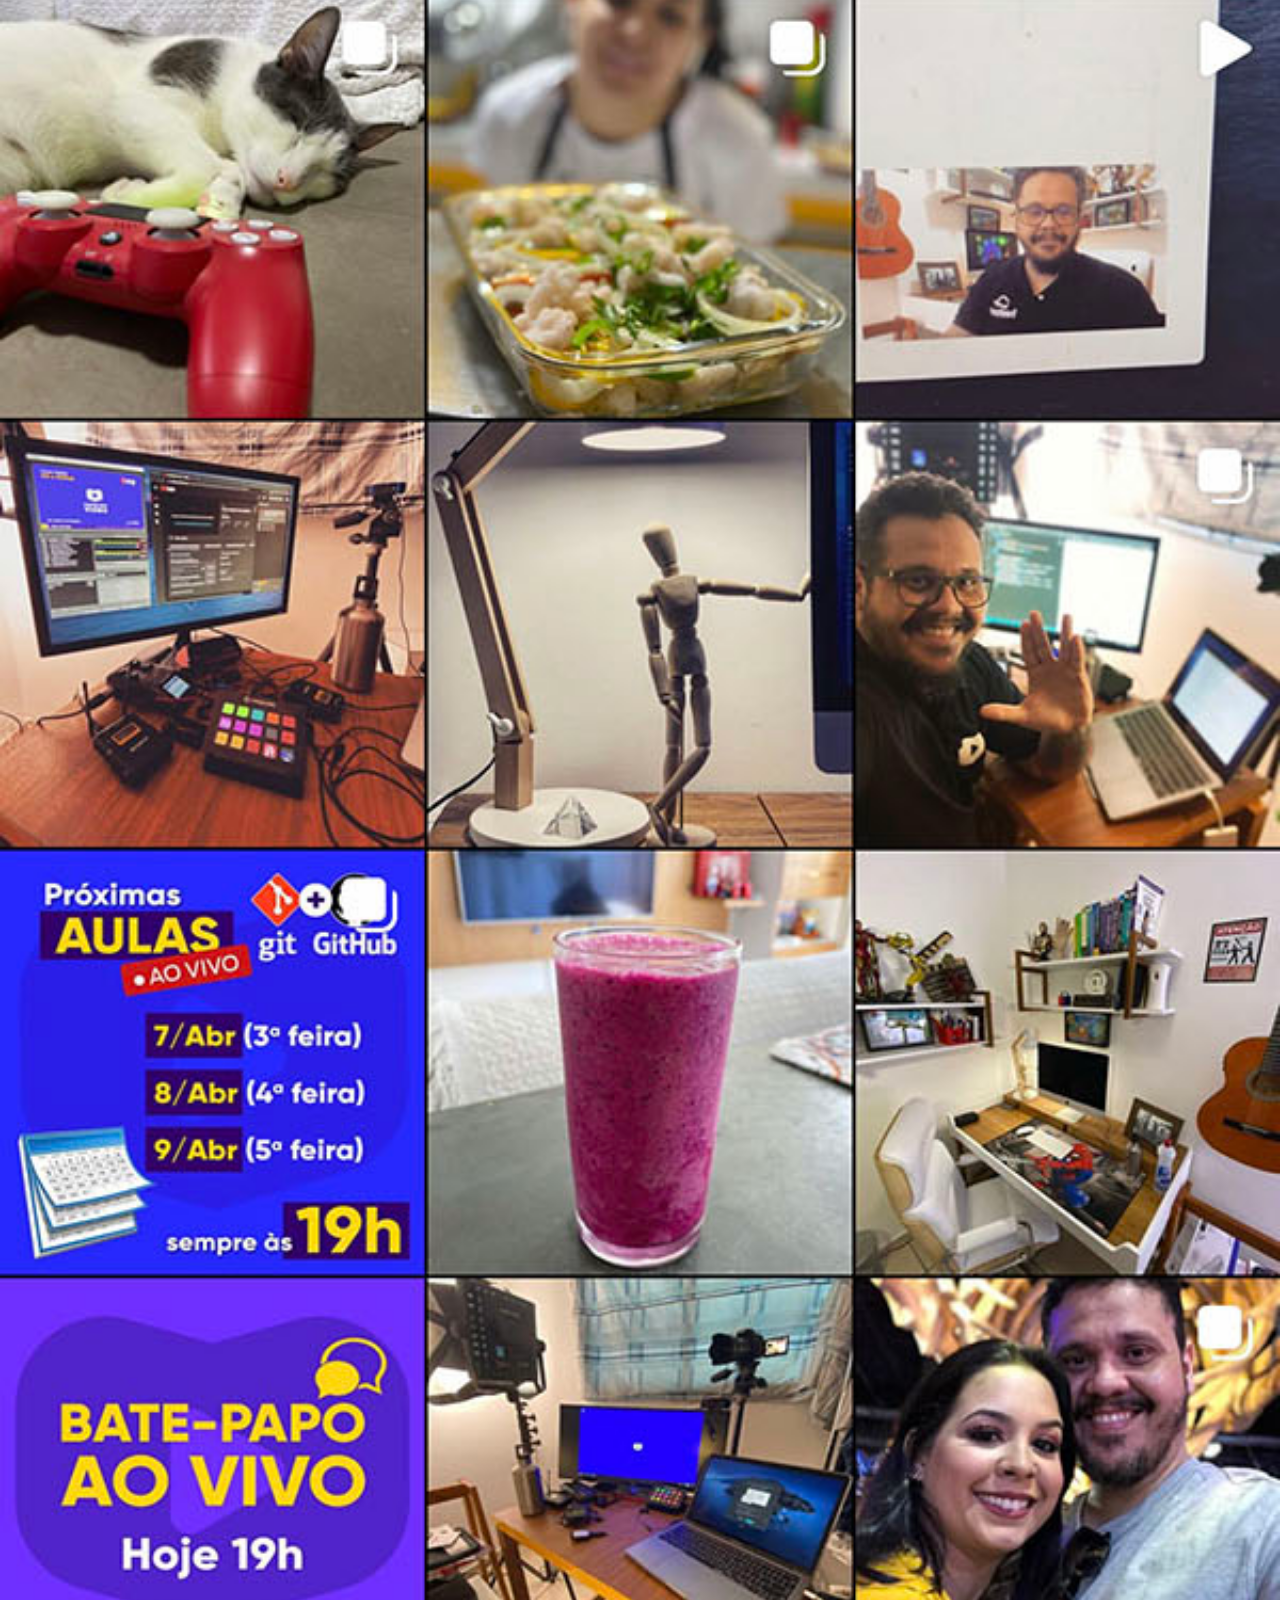
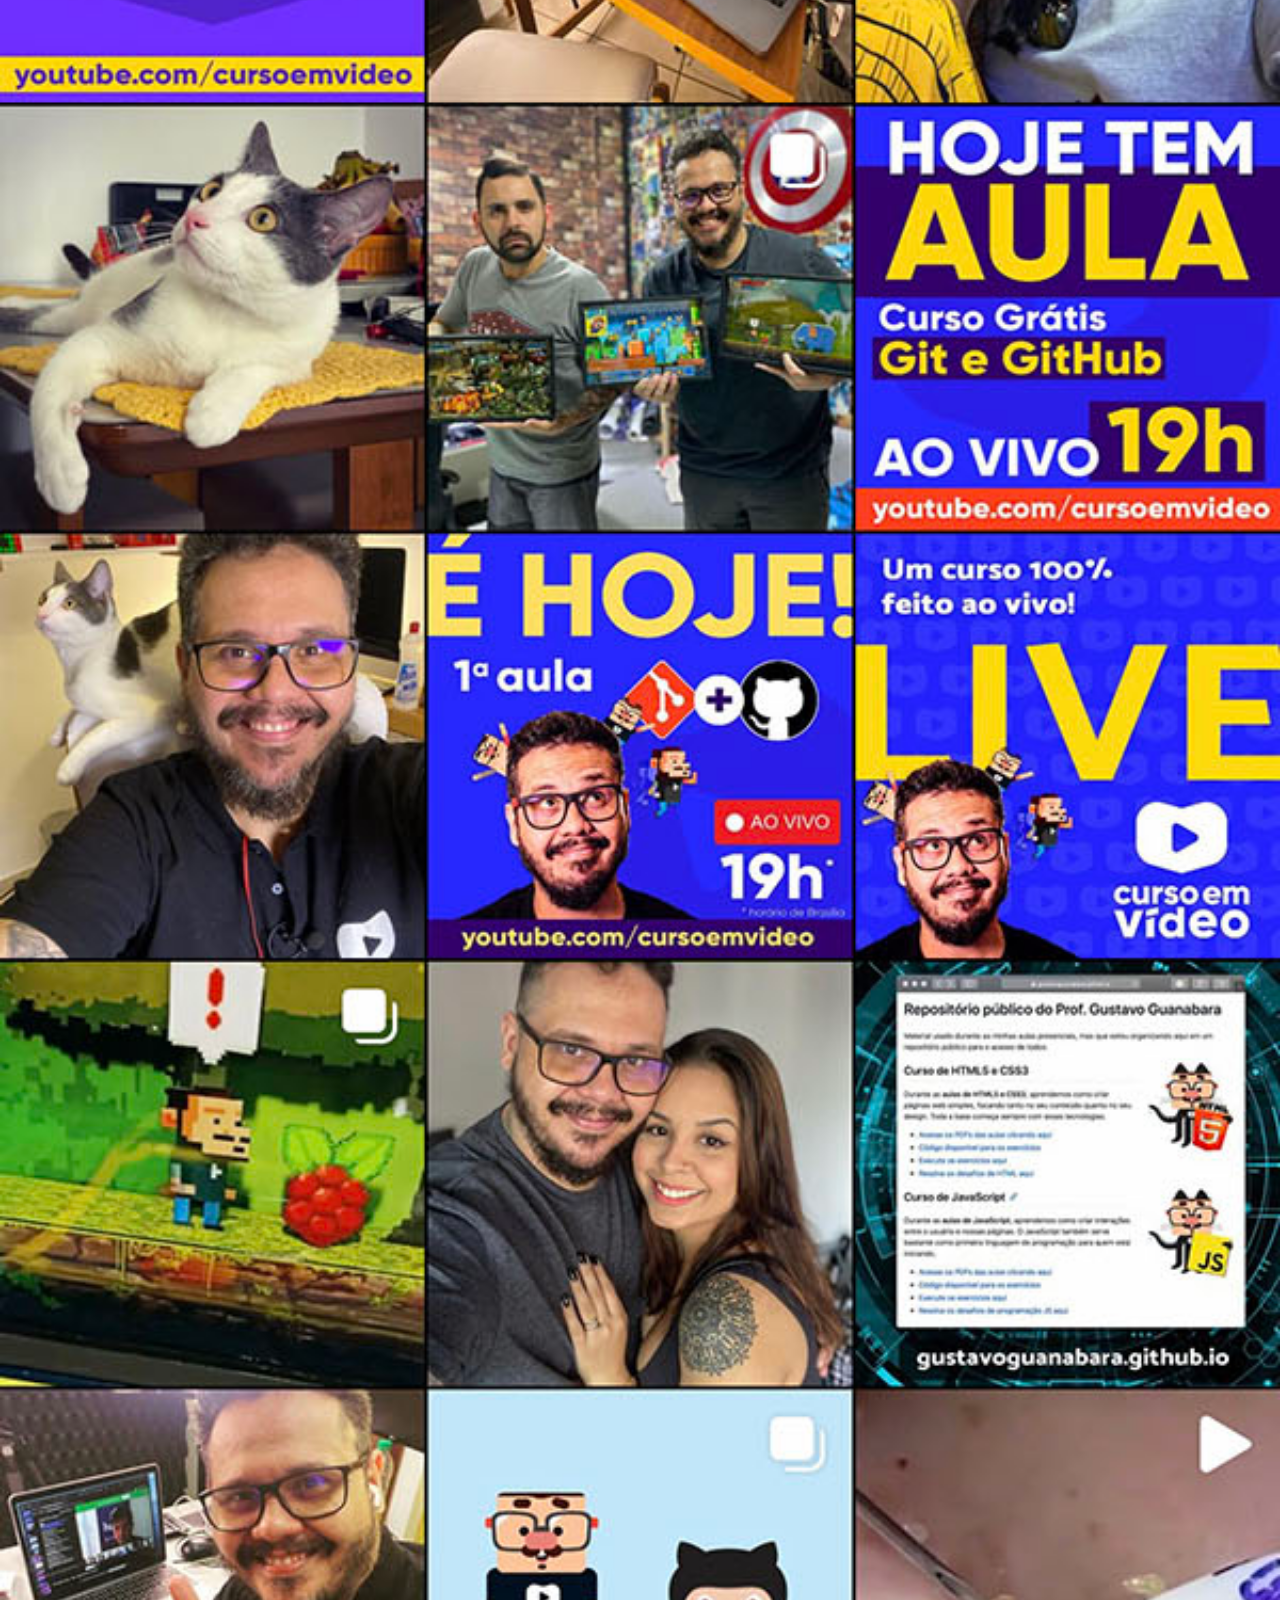
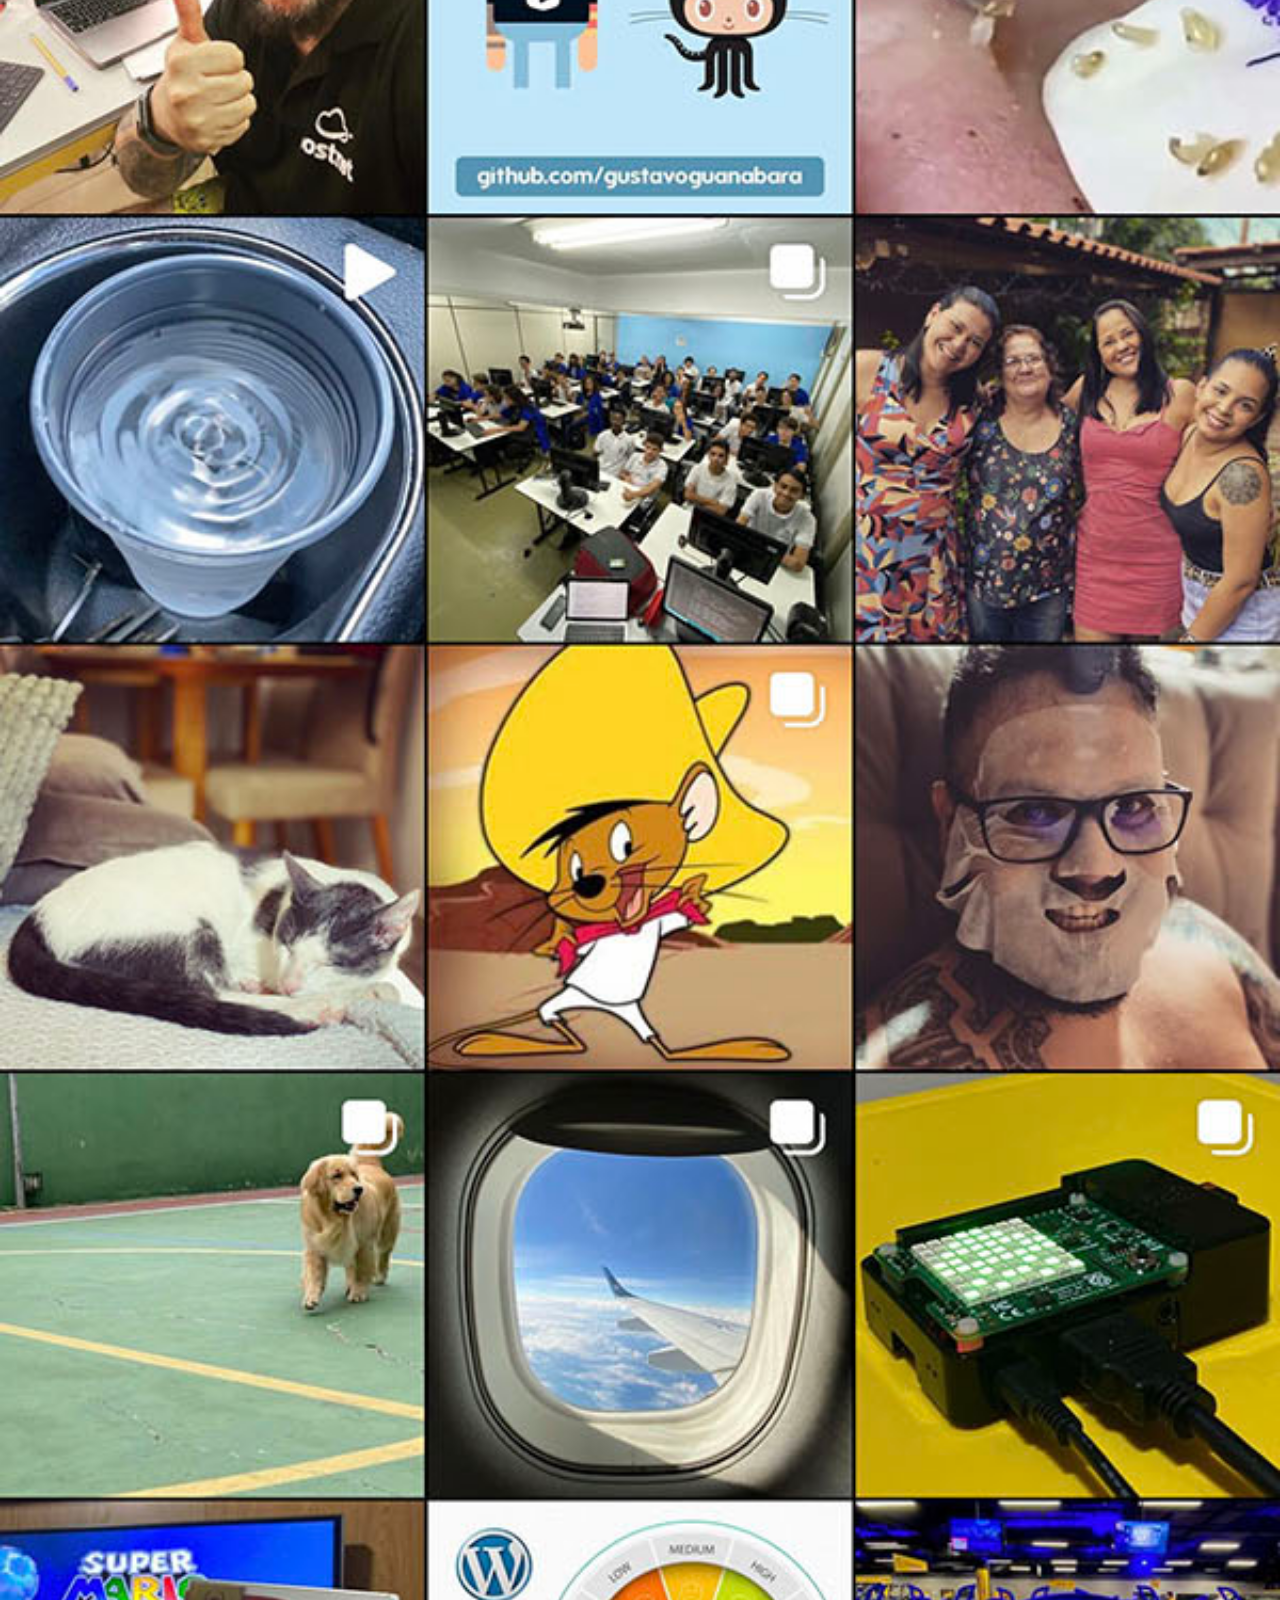
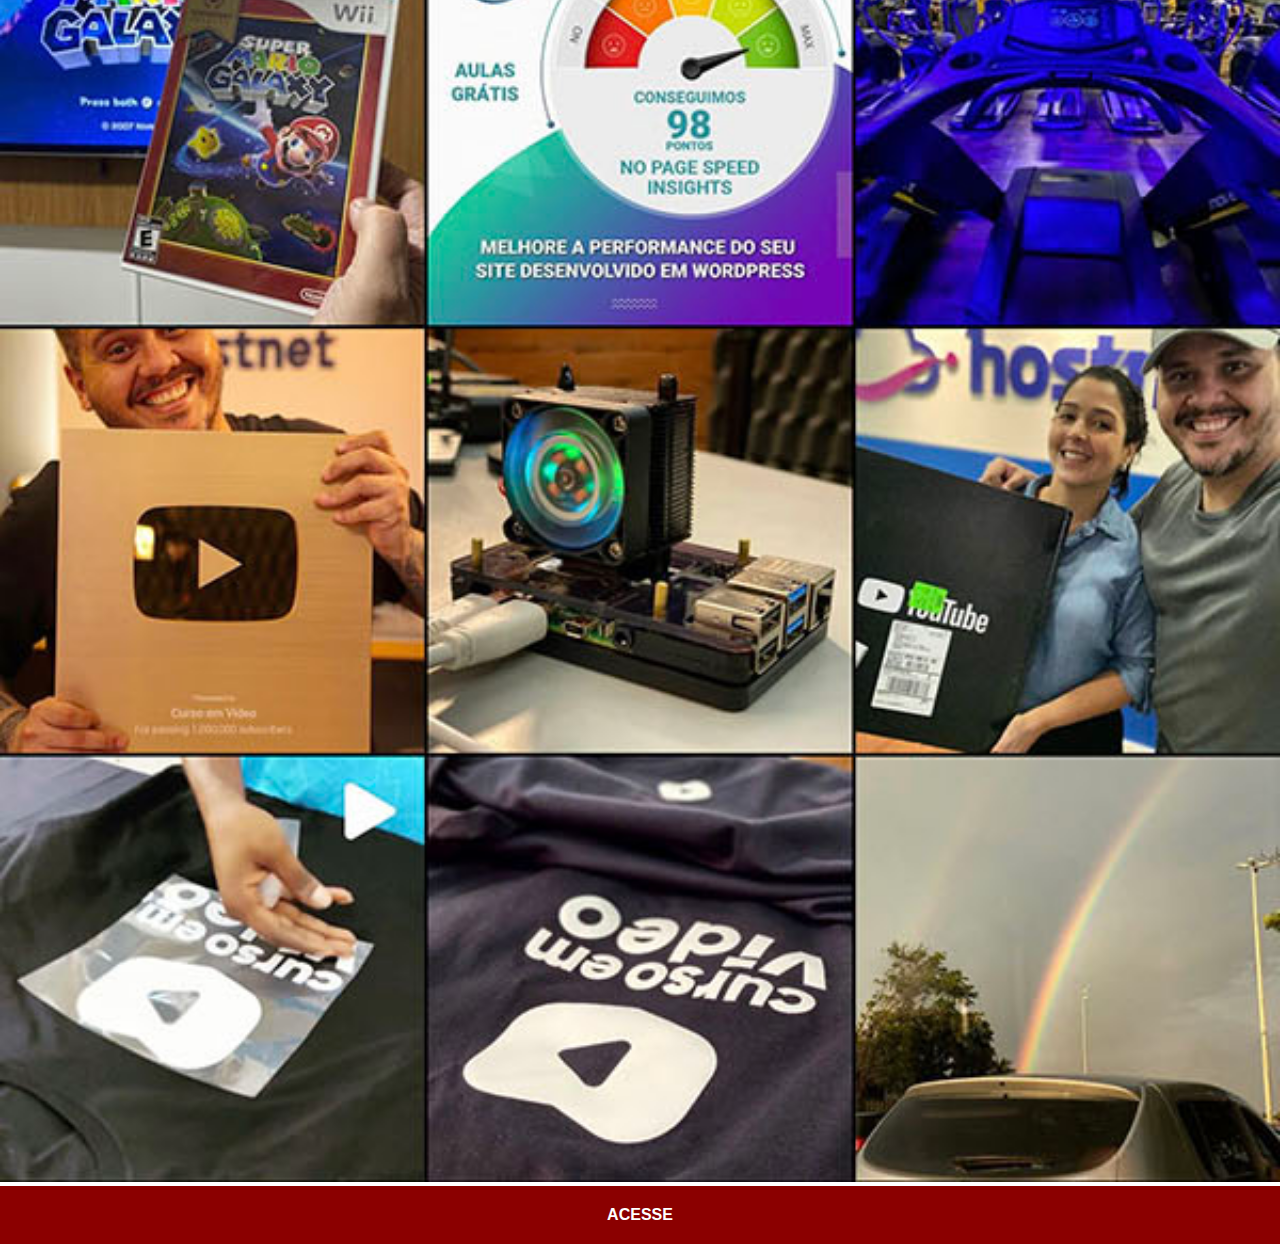
<file: instagram.html>
<!DOCTYPE html>
<html lang="pt-br">
<head>
    <meta charset="UTF-8">
    <meta name="viewport" content="width=device-width, initial-scale=1.0">
    <title>Instagram</title>
    <link rel="stylesheet" href="estilos/social.css">
</head>
<body>
    <img src="imagens/tela-instagram.jpg" alt="Instagram">
    <a href="https://www.instagram.com/gustavoguanabara/" target="_blank">ACESSE</a>
</body>
</html>
</file>
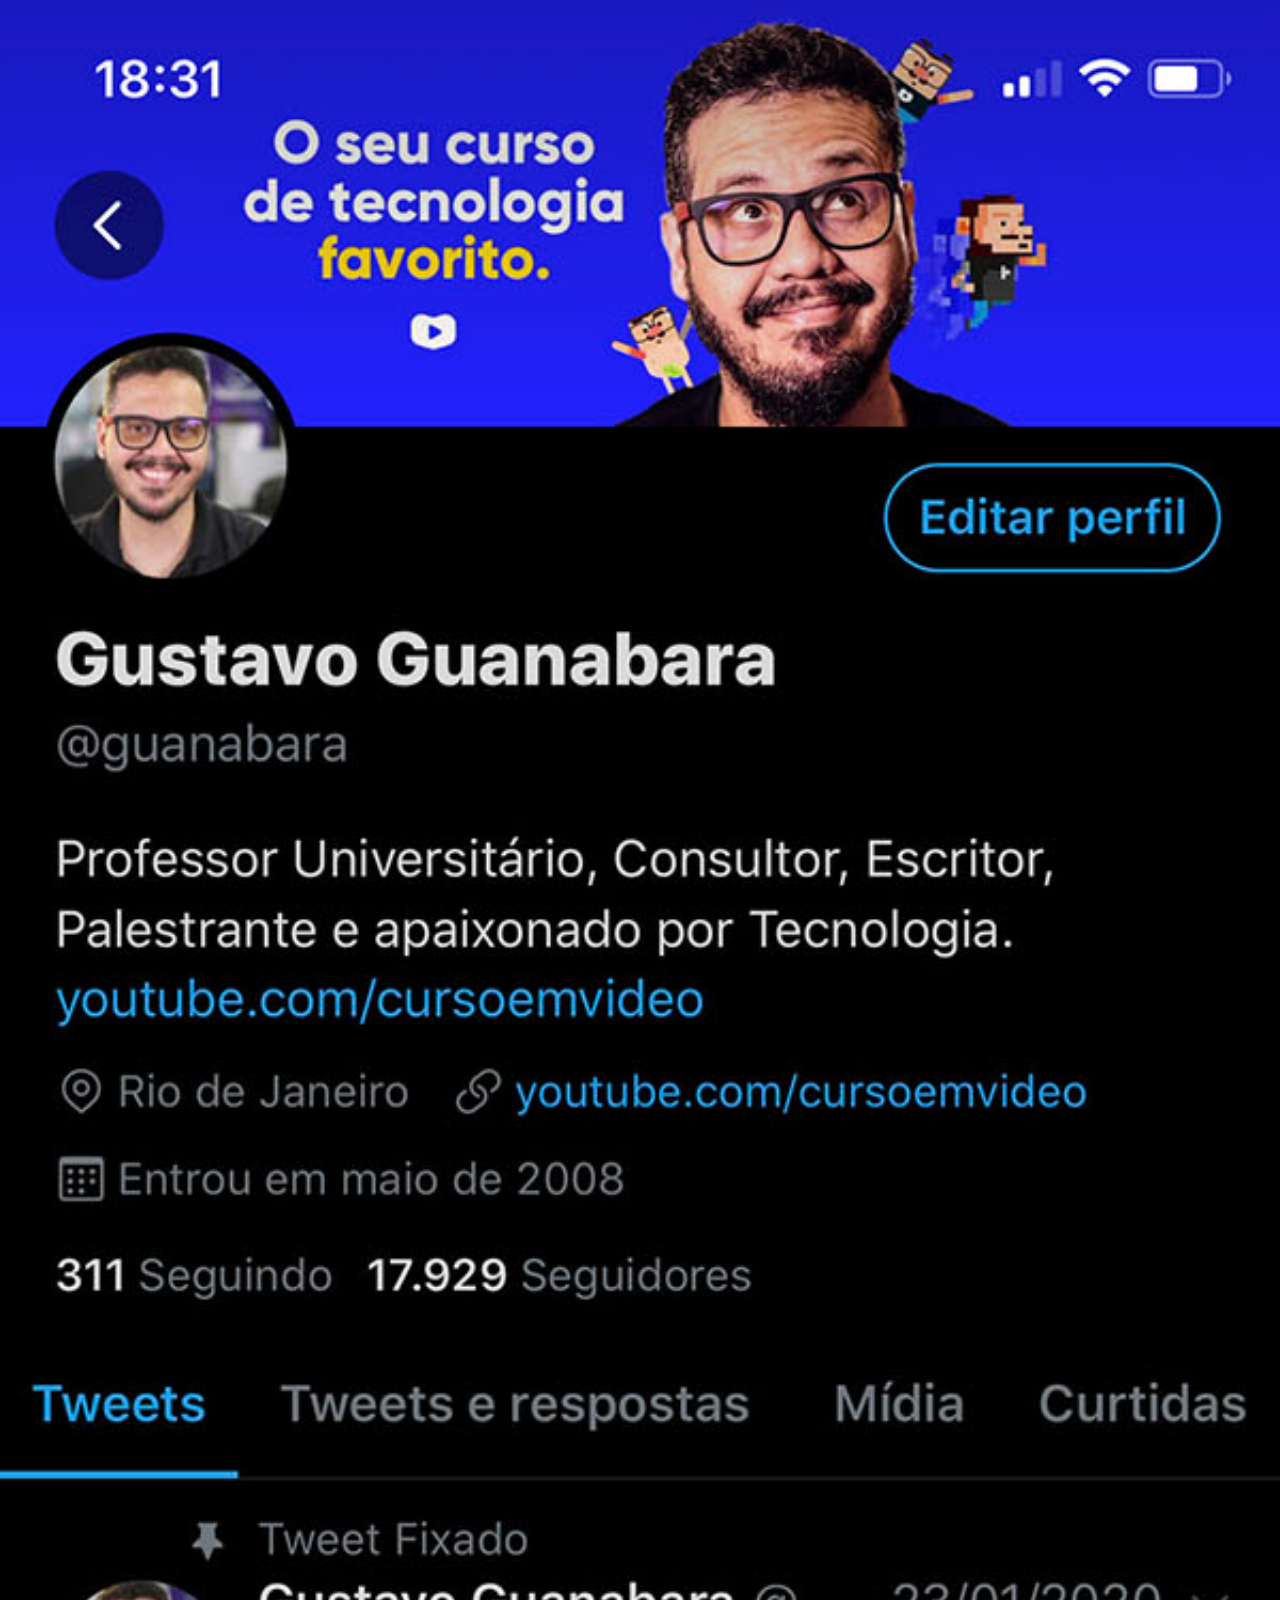
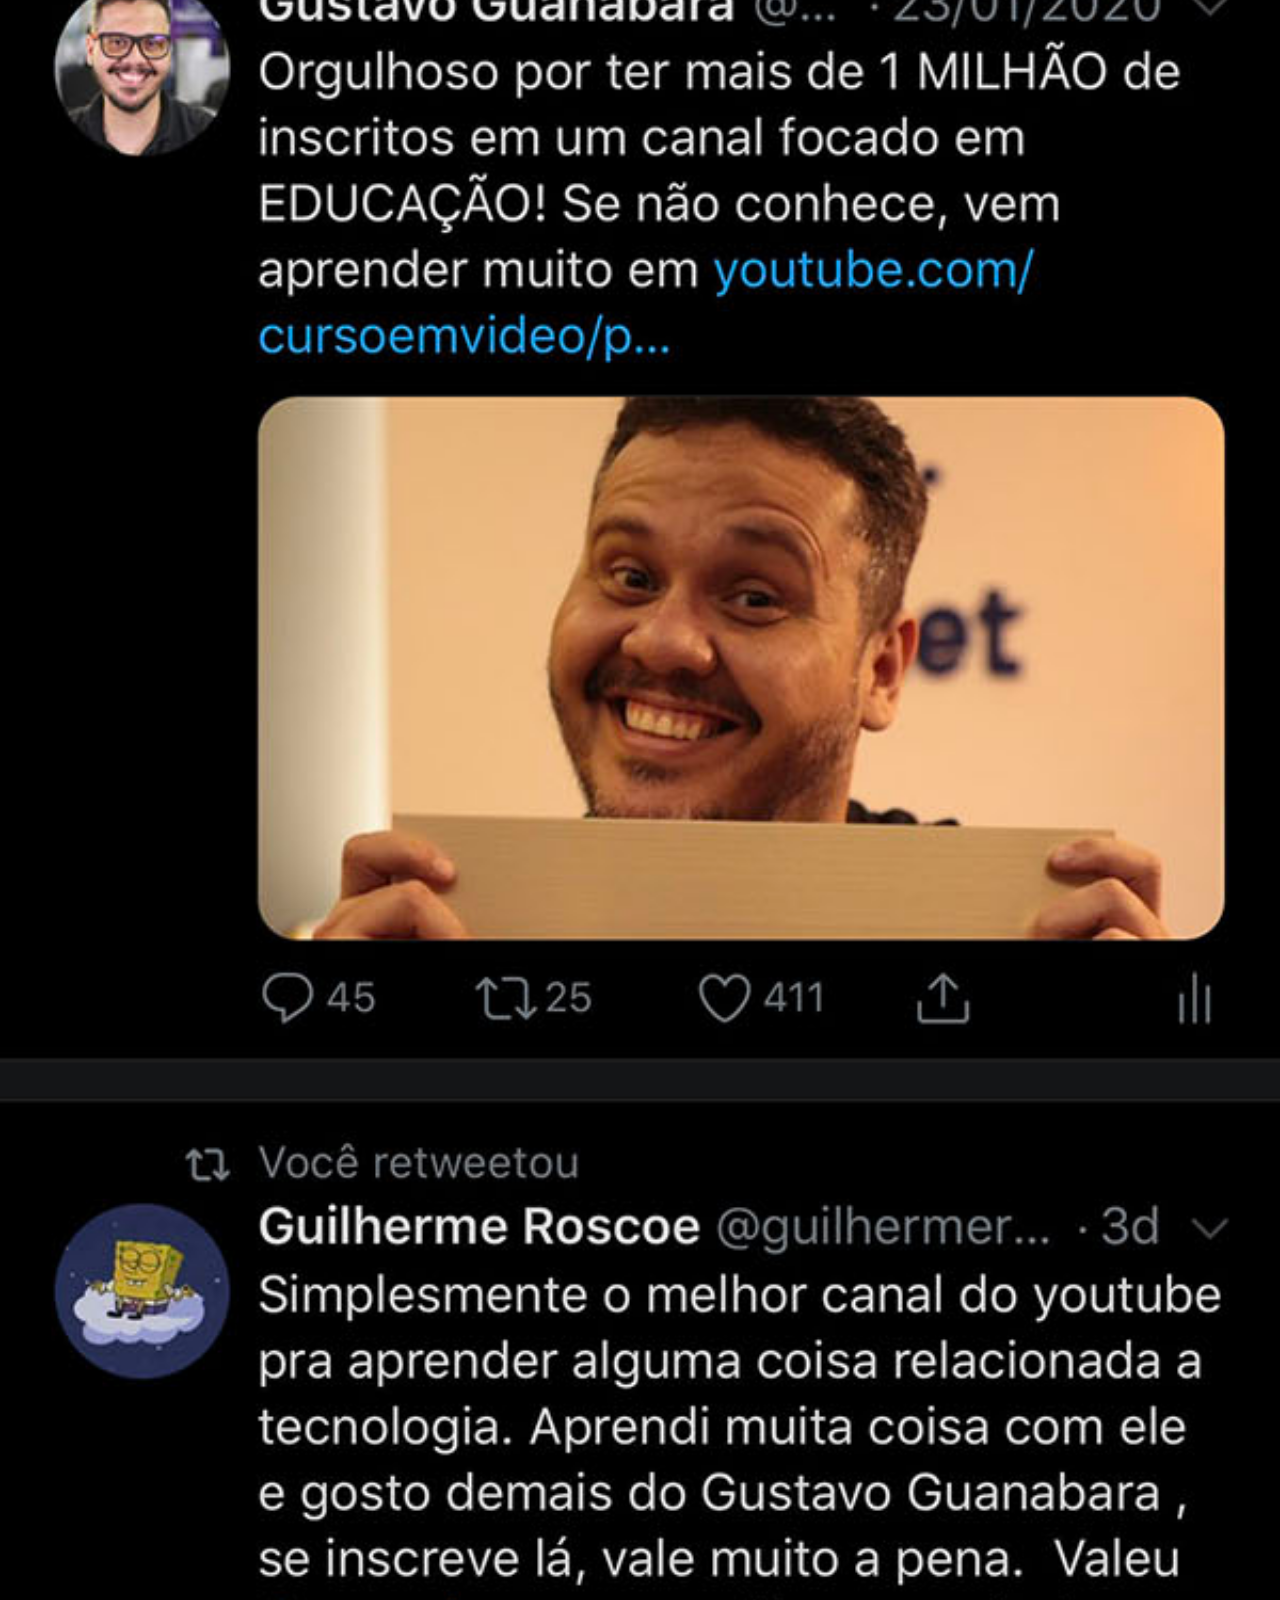
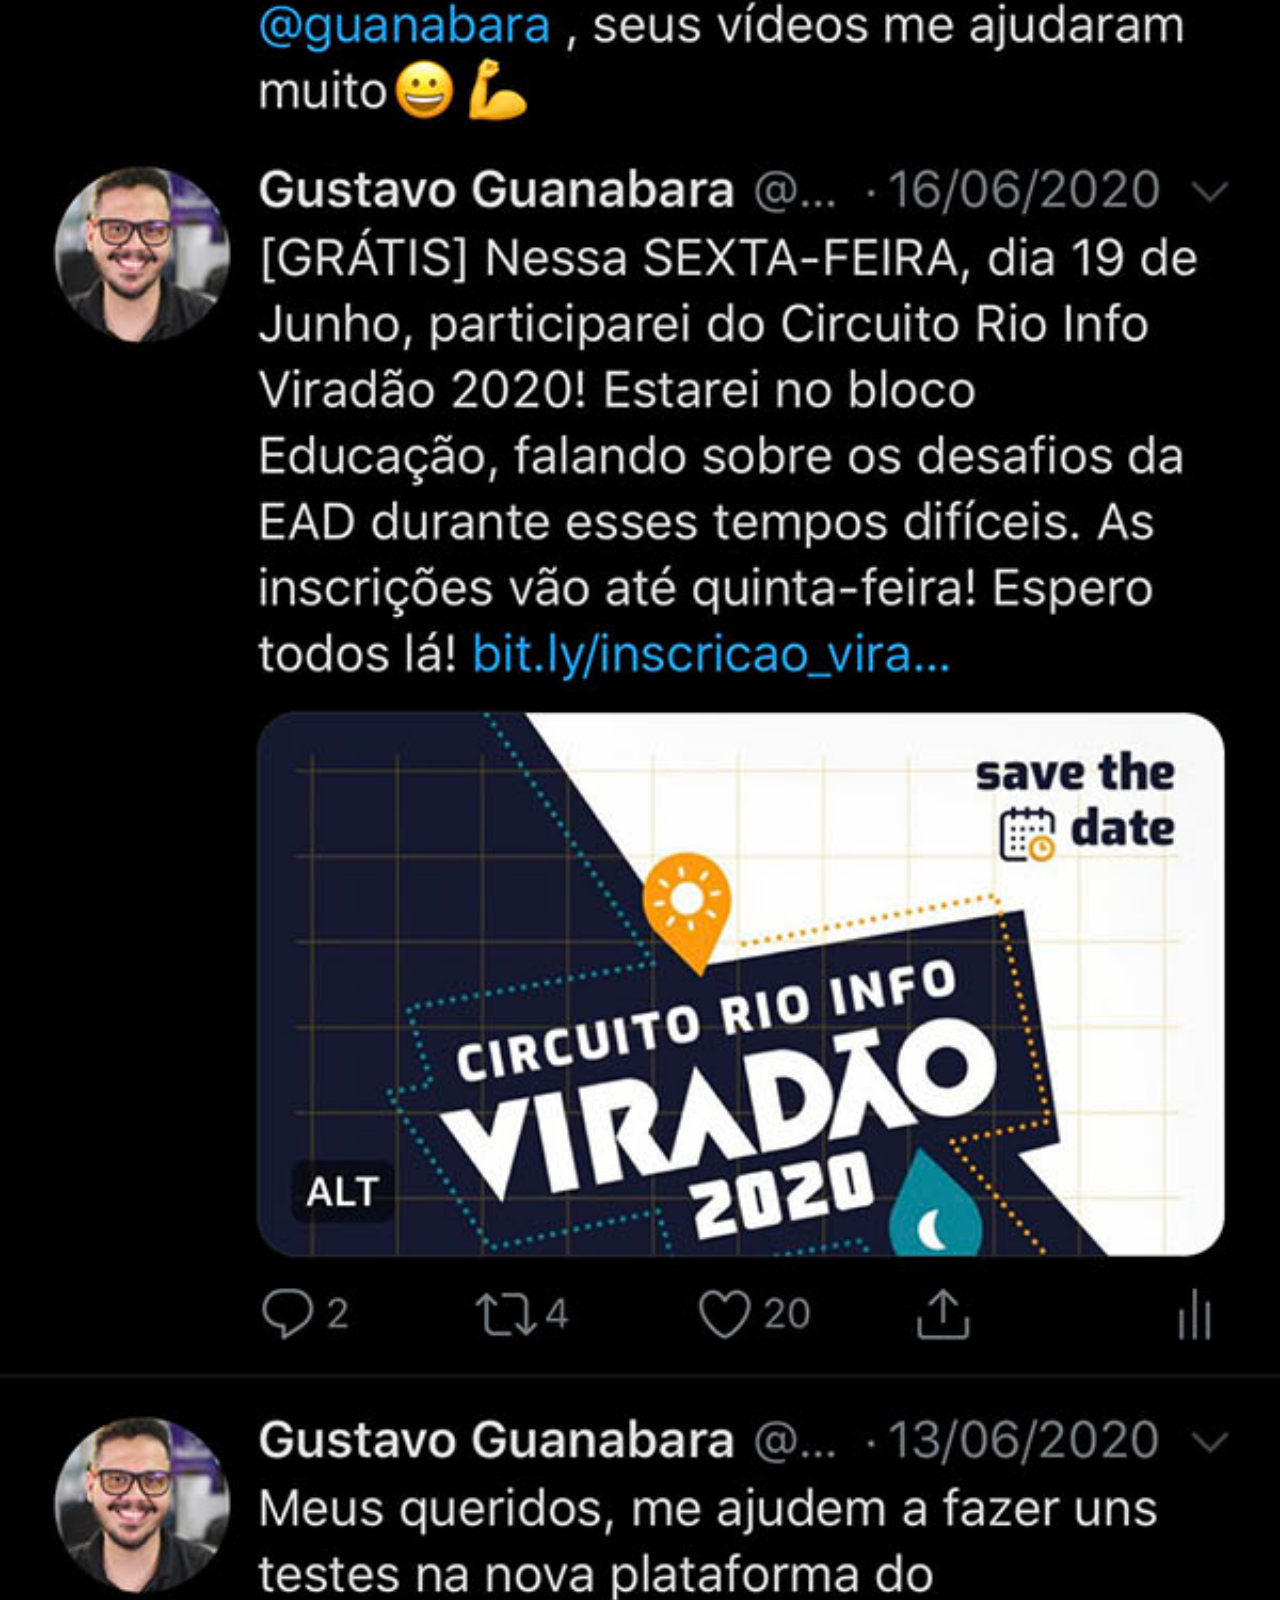
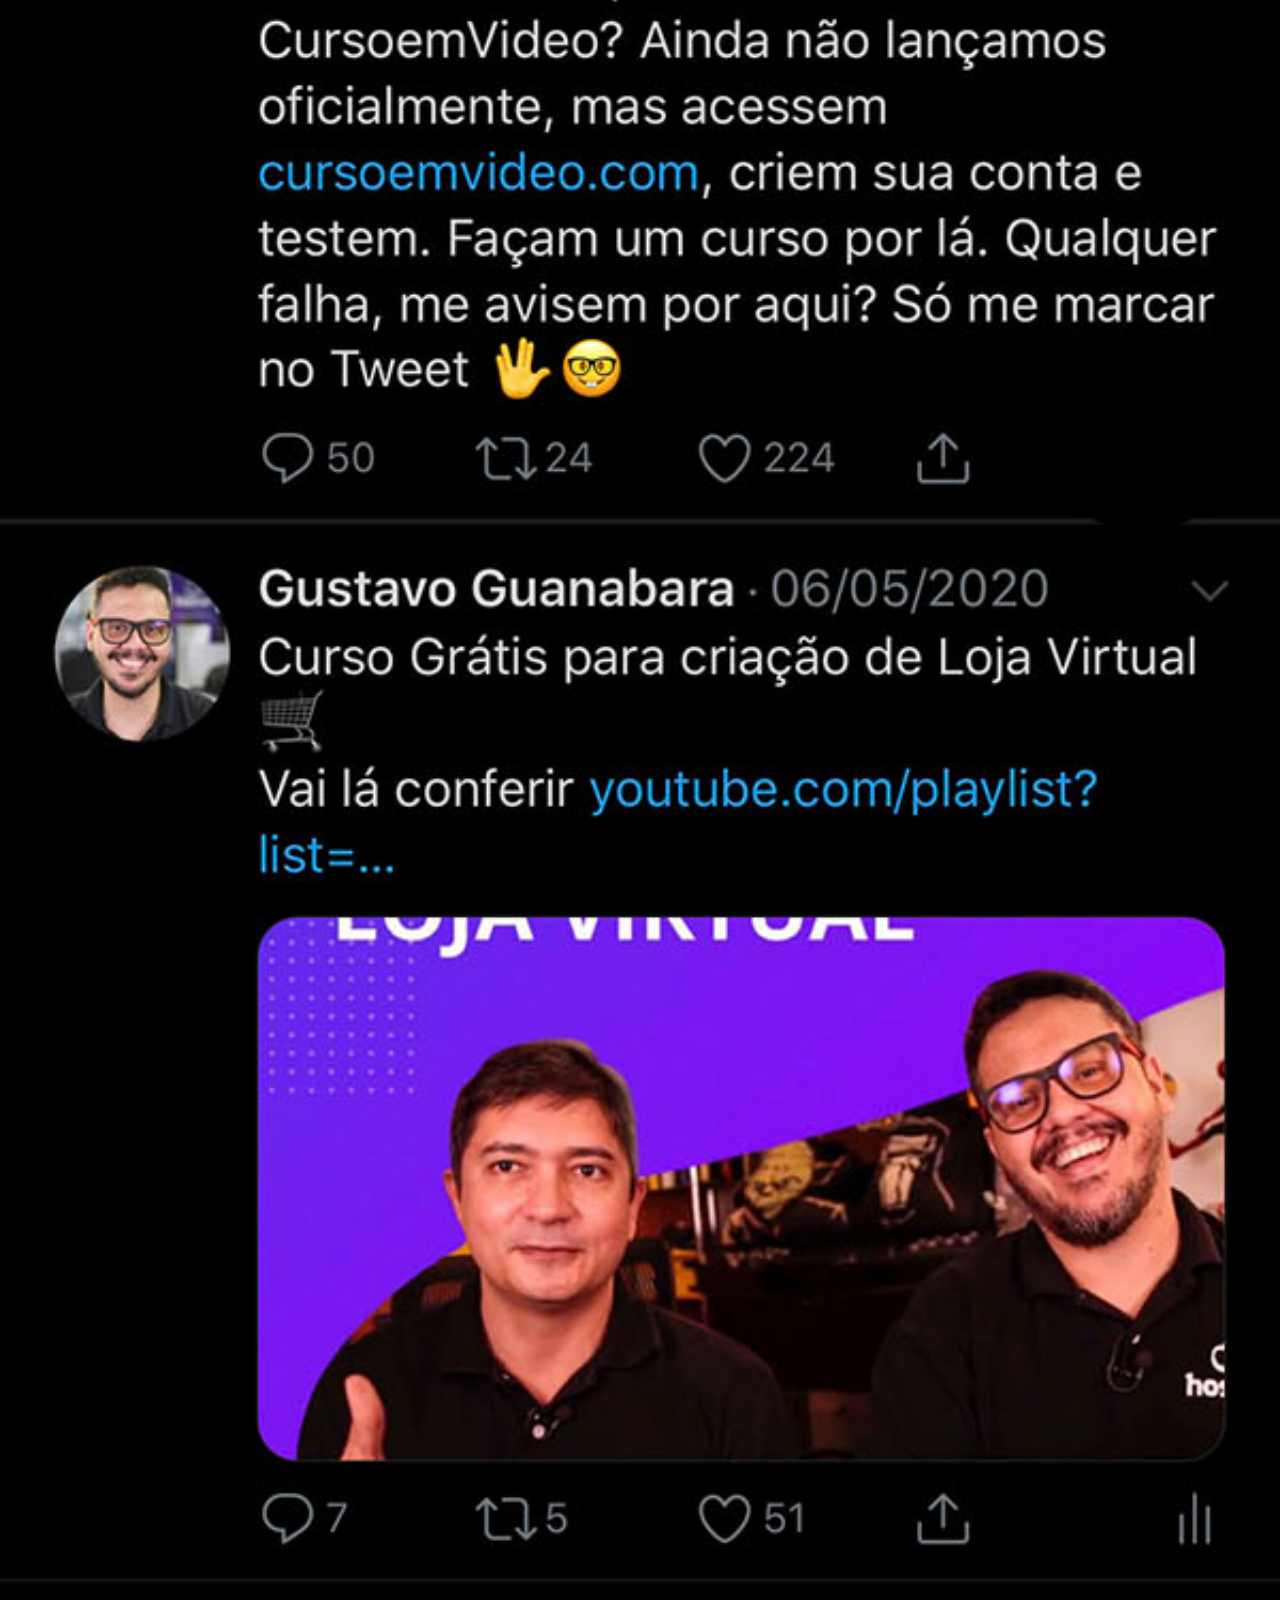
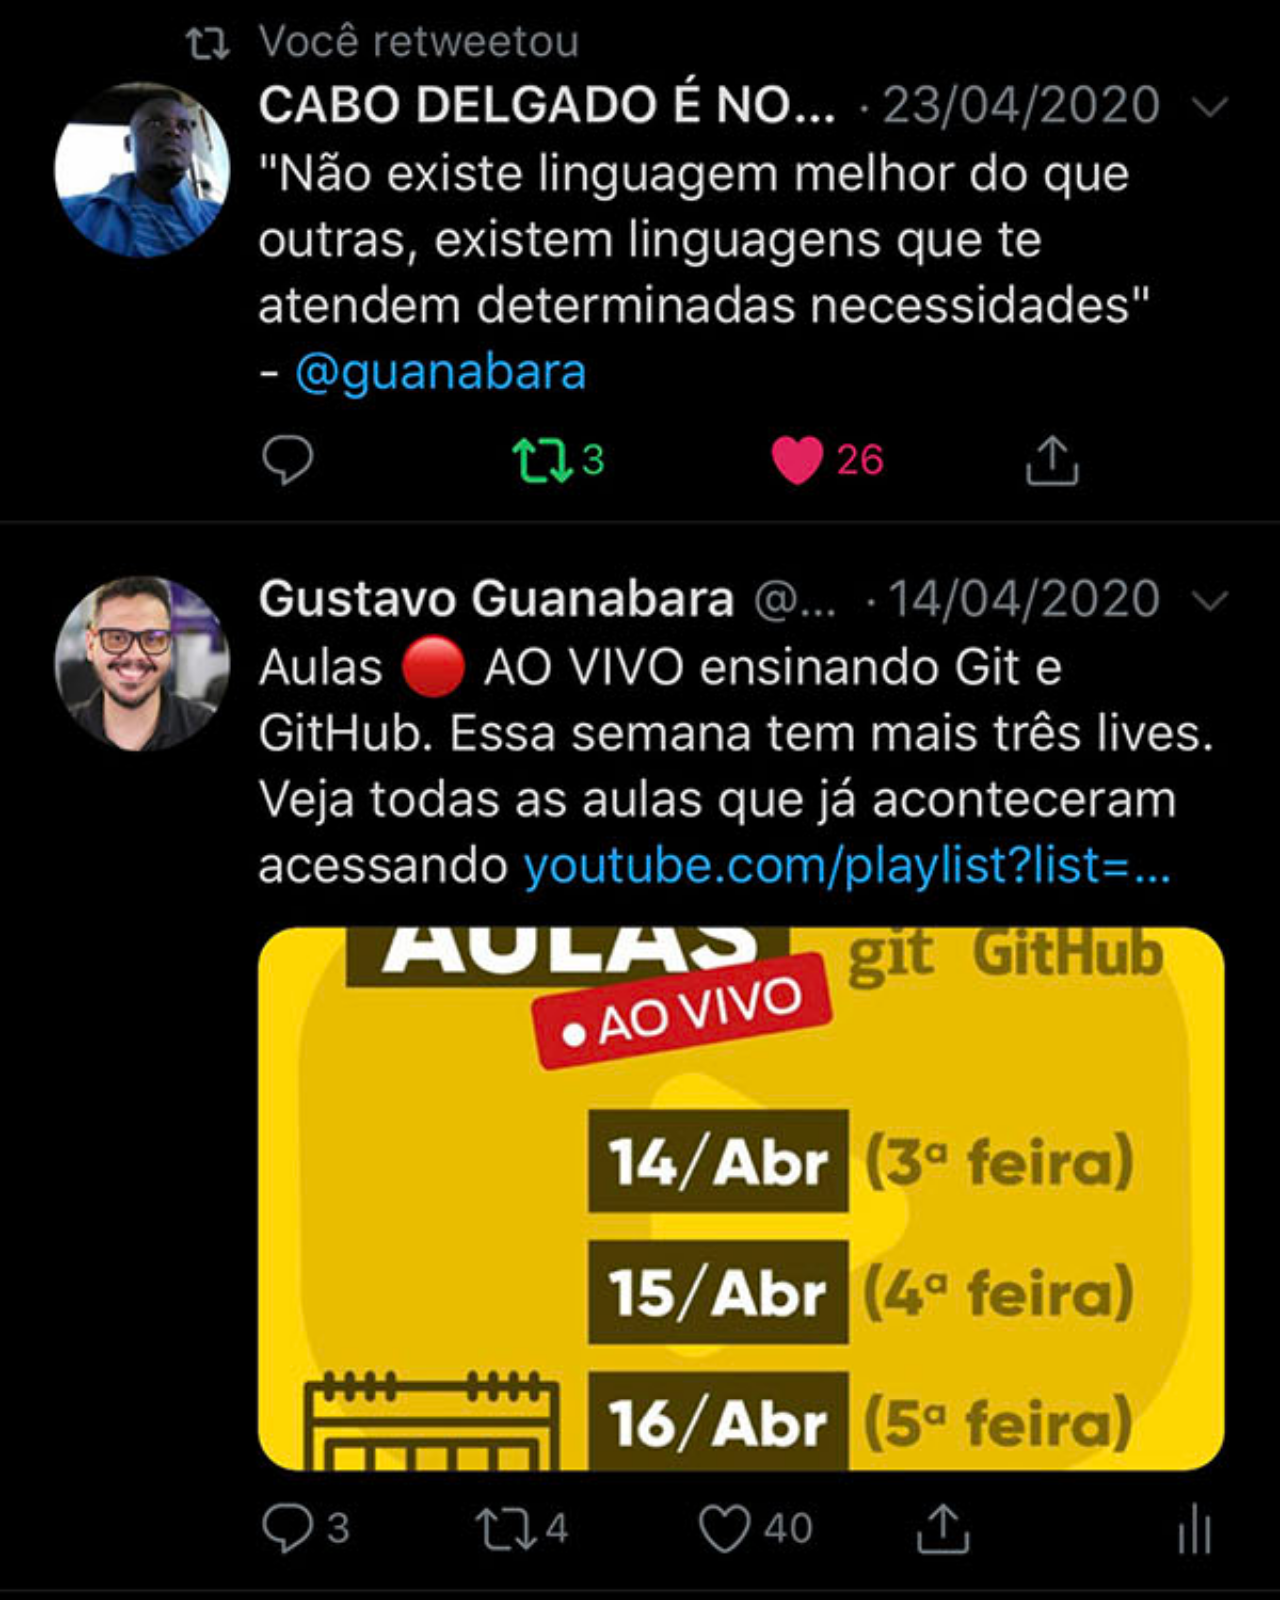
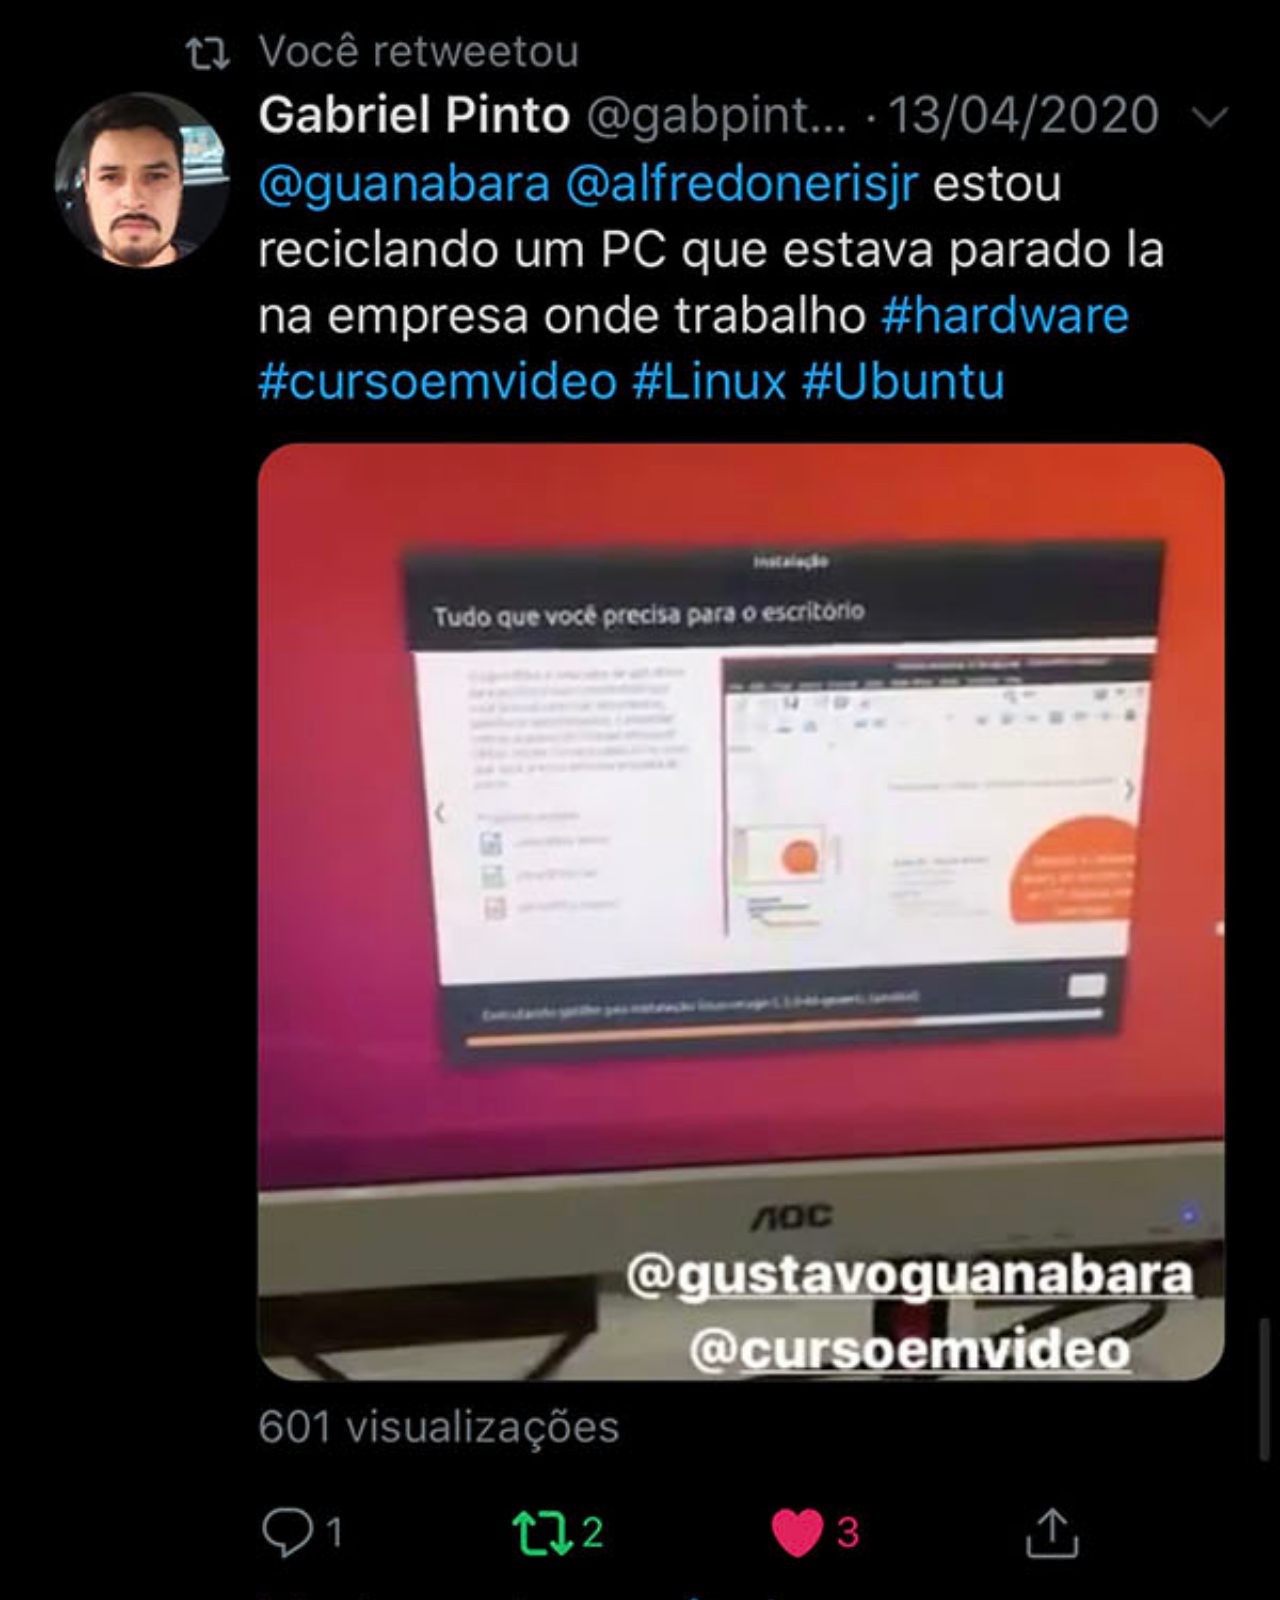
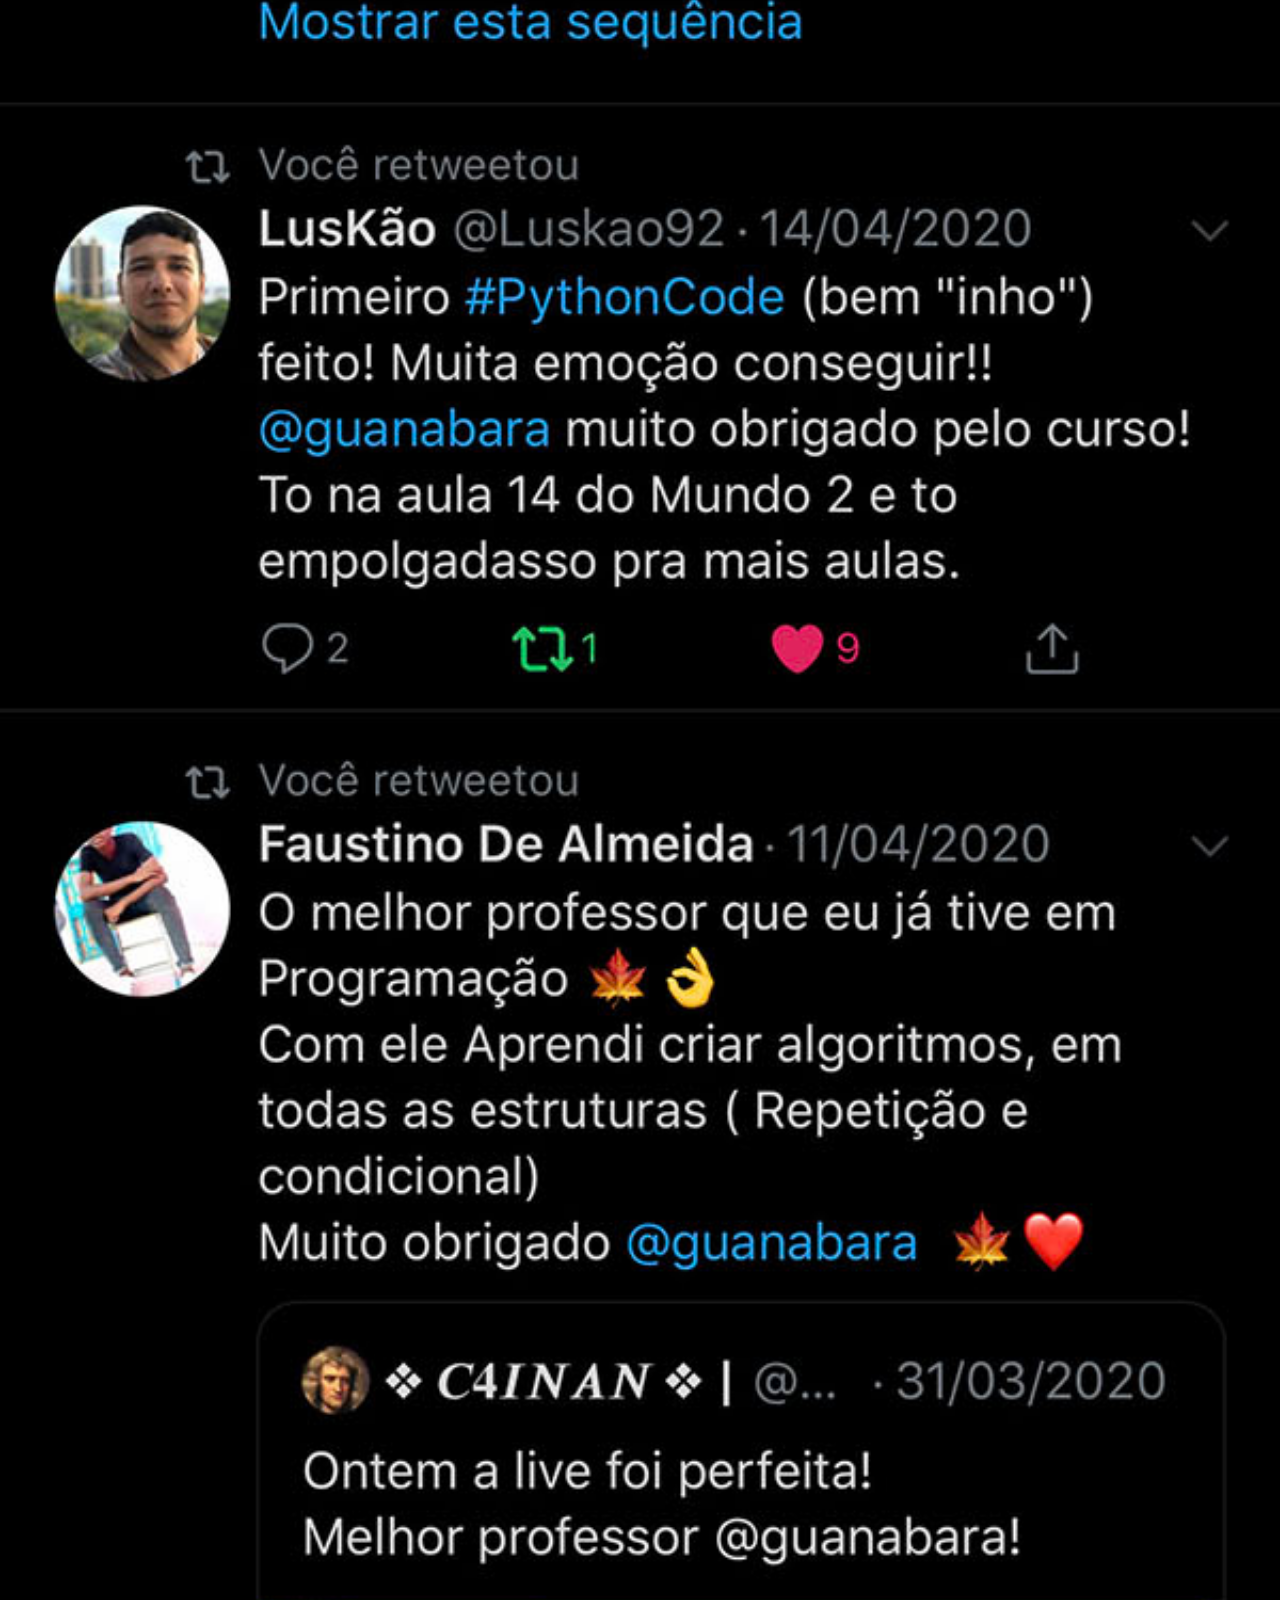
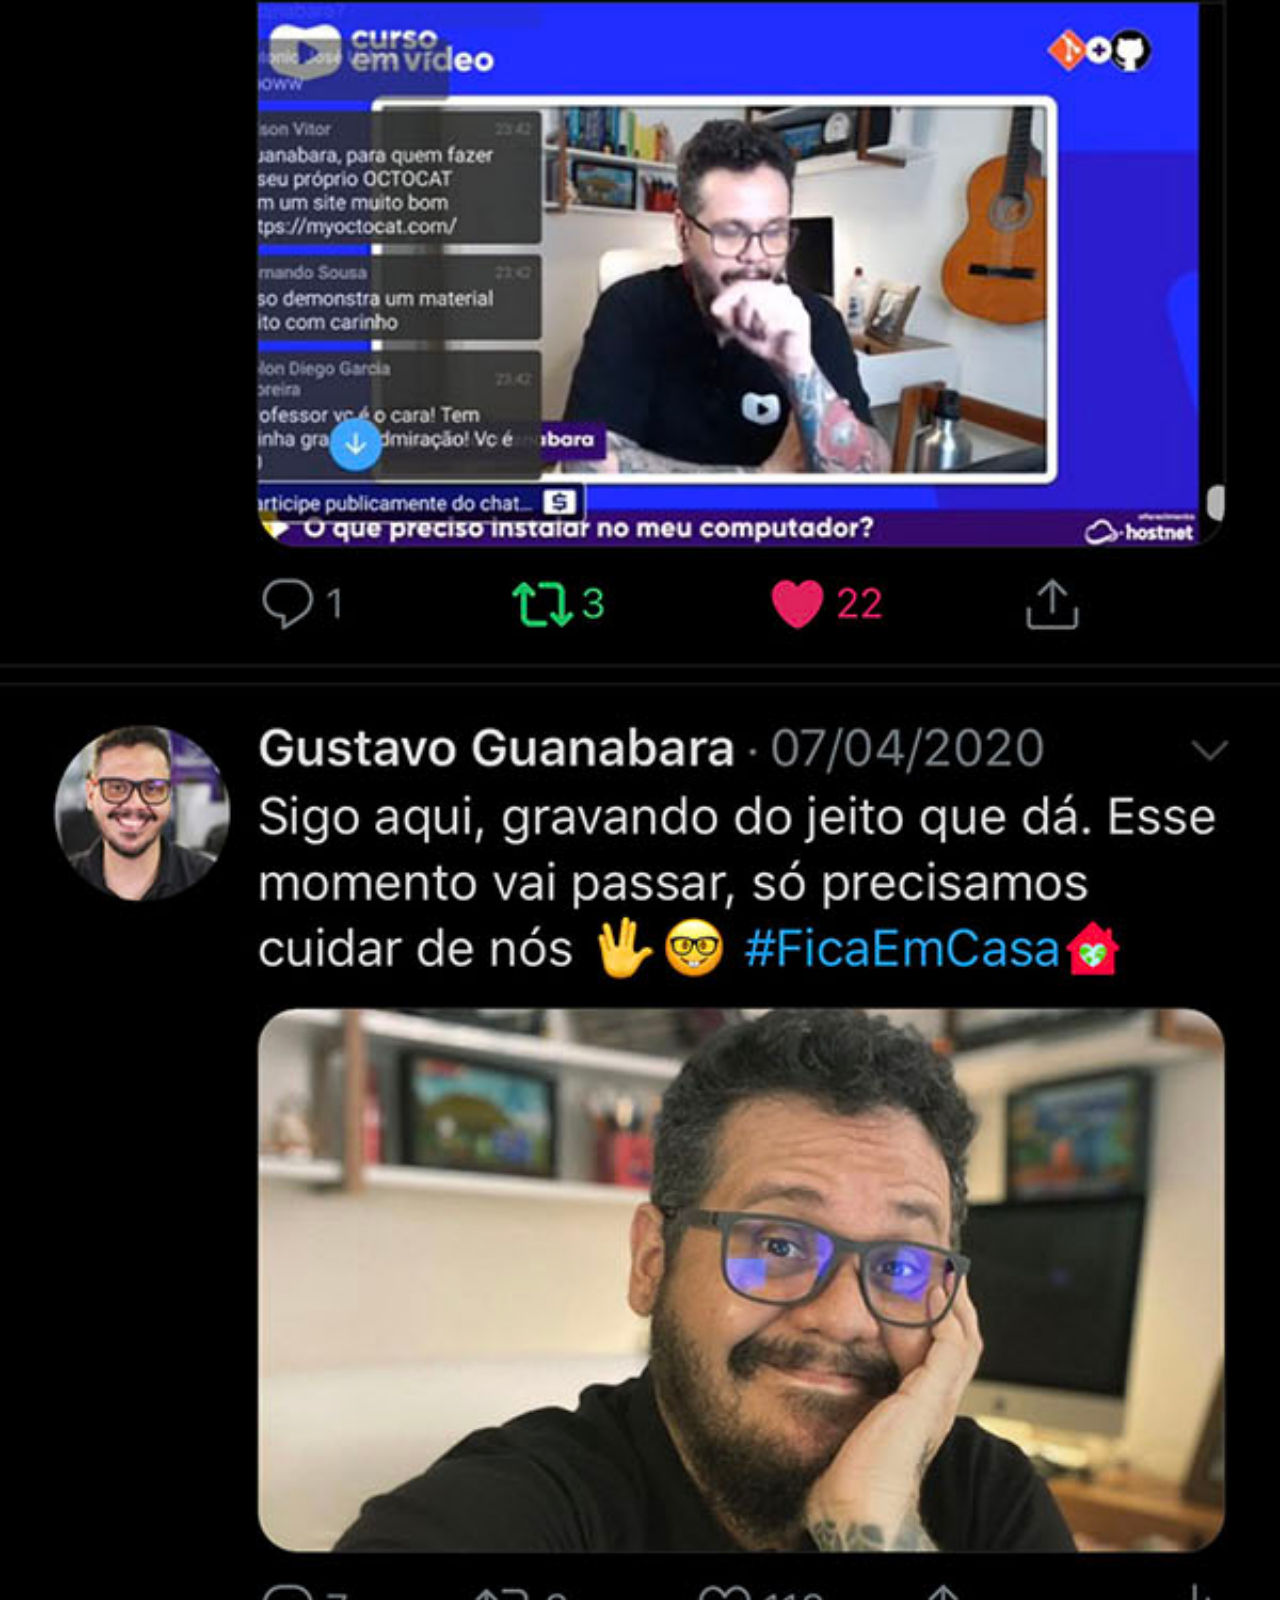
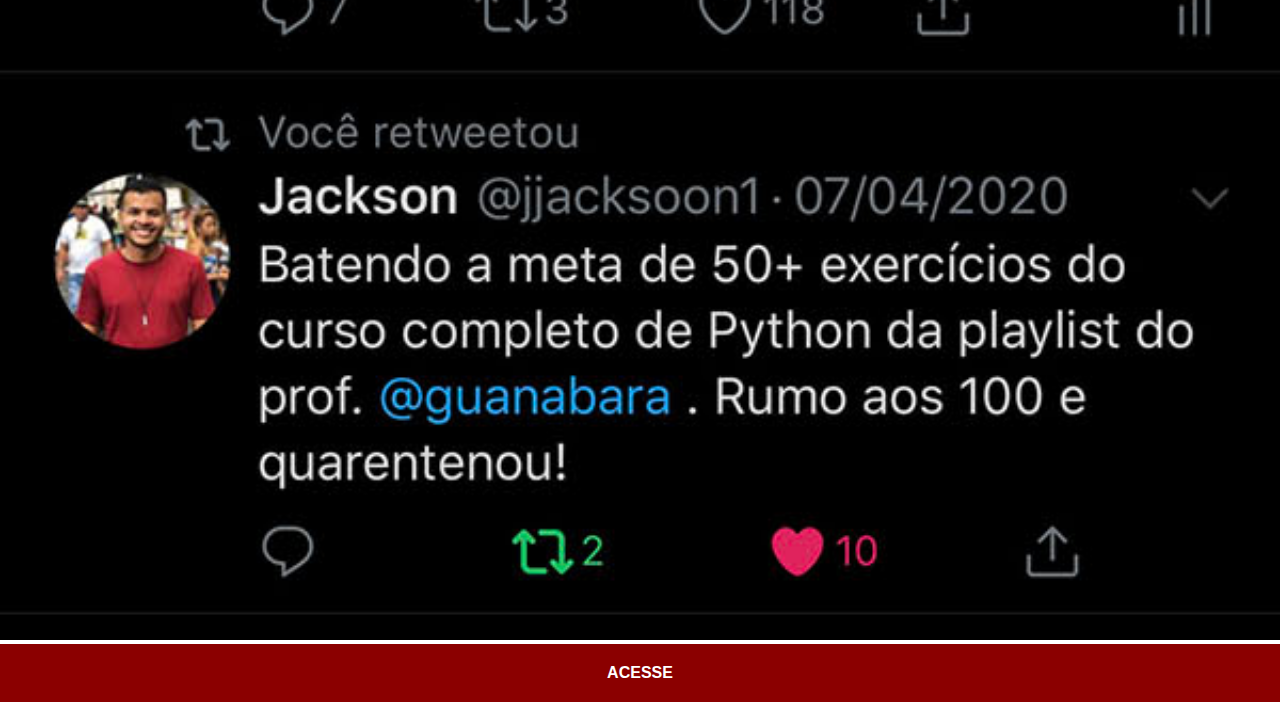
<file: twitter.html>
<!DOCTYPE html>
<html lang="pt-br">
<head>
    <meta charset="UTF-8">
    <meta name="viewport" content="width=device-width, initial-scale=1.0">
    <title>Twitter</title>
    <link rel="stylesheet" href="estilos/social.css">
</head>
<body>
    <img src="imagens/tela-twitter.jpg" alt="Twitter">
    <a href="https://x.com/guanabara" target="_blank">ACESSE</a>
</body>
</html>
</file>
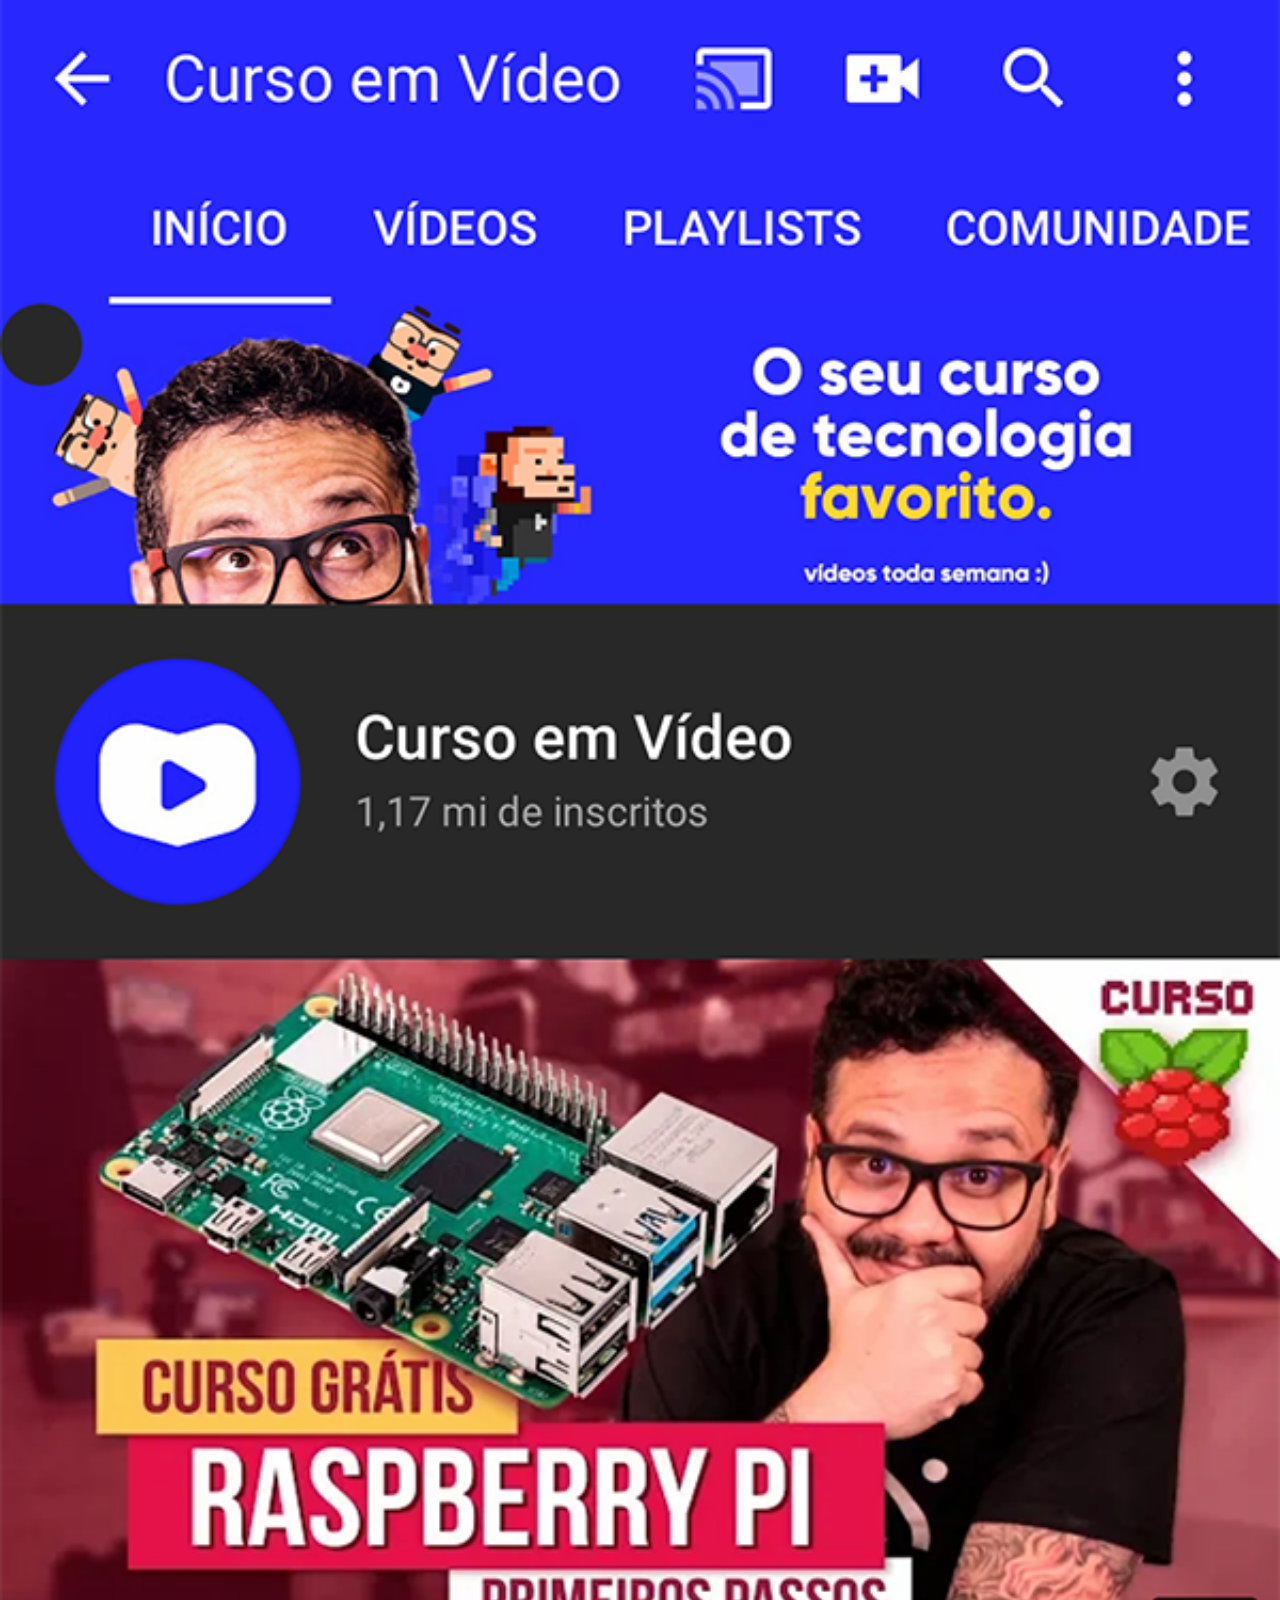
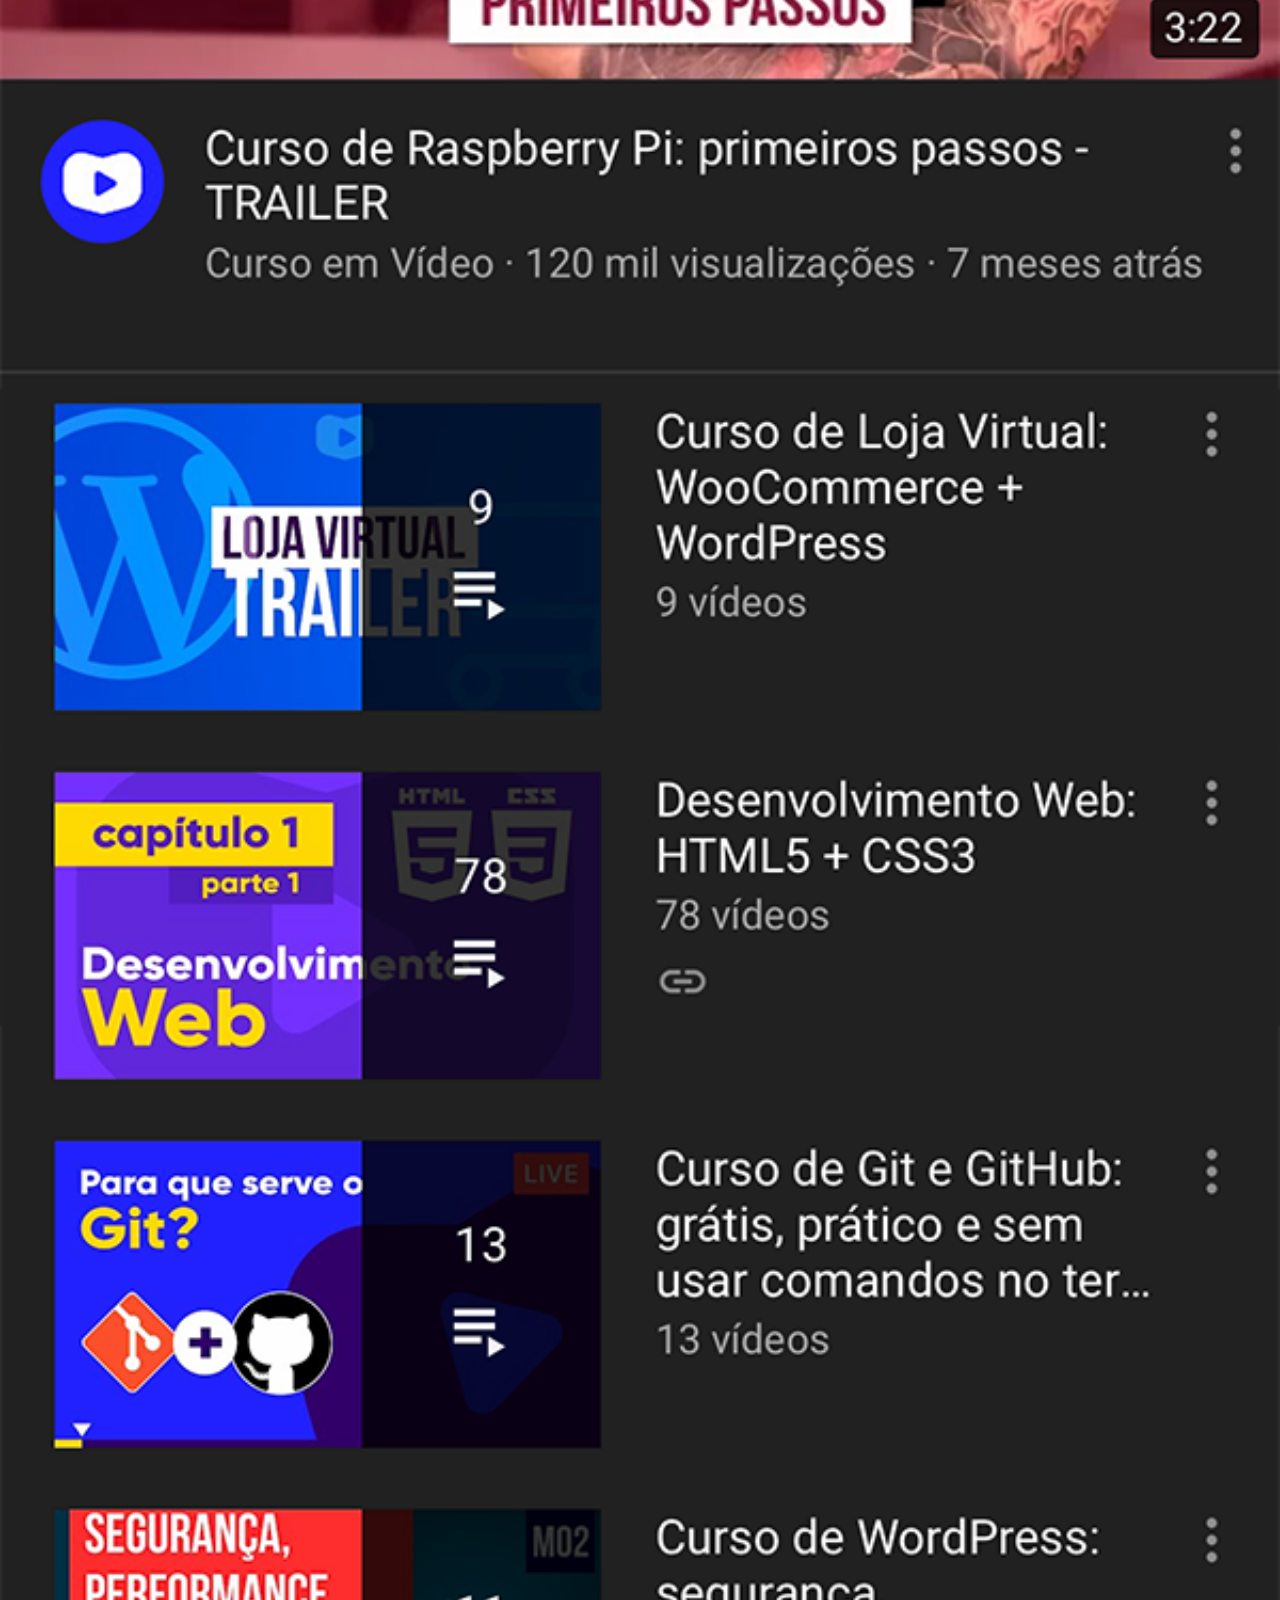
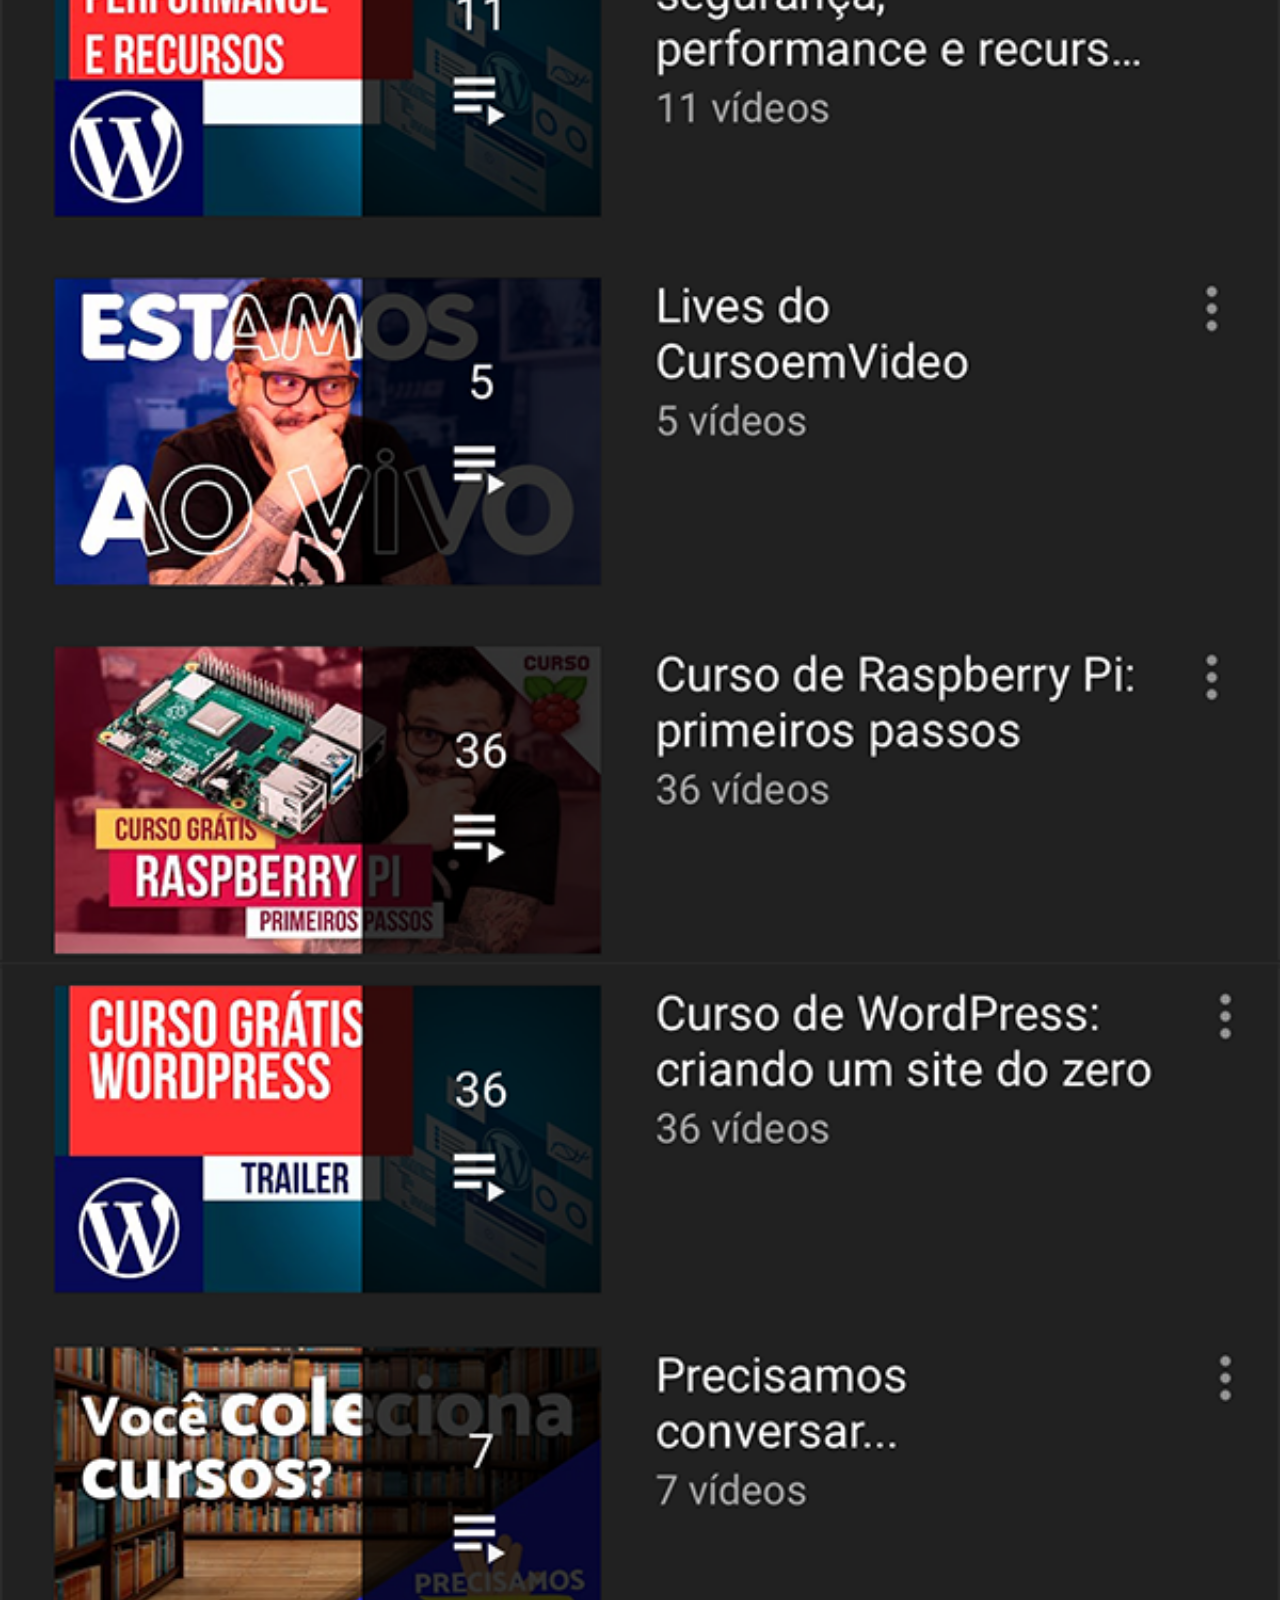
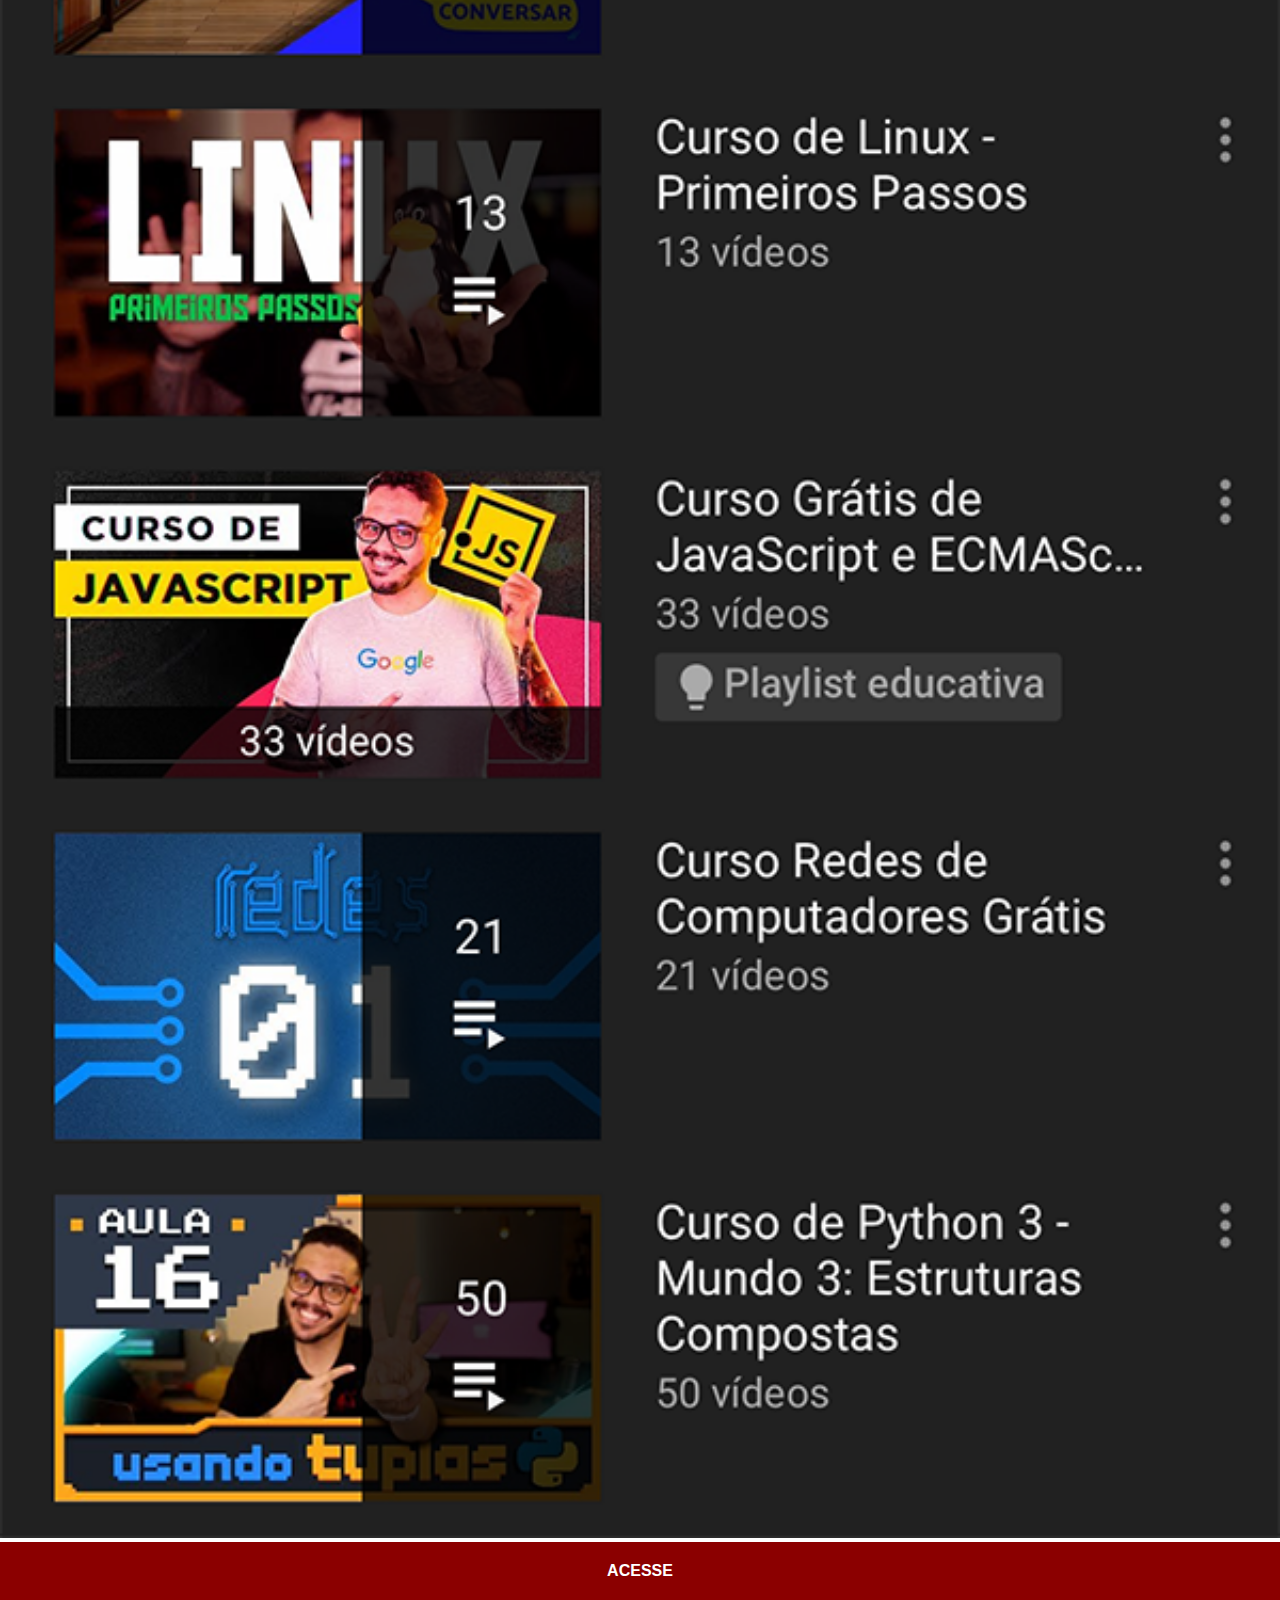
<file: youtube.html>
<!DOCTYPE html>
<html lang="pt-br">
<head>
    <meta charset="UTF-8">
    <meta name="viewport" content="width=device-width, initial-scale=1.0">
    <title>YouTube</title>
    <link rel="stylesheet" href="estilos/social.css">
</head>
<body>
    <img src="imagens/tela-youtube.png" alt="YouTube">
    <a href="https://www.youtube.com/c/CursoemV%C3%ADdeo/playlists" target="_blank">ACESSE</a>
</body>
</html>
</file>
<file: estilos/style.css>
@charset "UTF-8";

*{
    margin: 0px;
    padding: 0px;
    font-family: Arial, Helvetica, sans-serif;
}

html, body{
    height: 100vh;
    width: 100vw;
    background: url('../imagens/fundo-madeira.jpg') no-repeat top center;
    background-size: cover;
    background-attachment: fixed;
}

main{
    height: 100vh;
    
    position: relative;
}

section#telefone{
    height: 627px;
    width: 311px;
    
    position: absolute;
    
    top: 50%;
    left: 50%;
    
    transform: translate(-50%, -50%);

    background: url('../imagens/frame-iphone.png') no-repeat;
}

iframe#tela{
    position: relative;
    top: 80px;
    left: 22px;
    width: 267px;
    height: 471px;
}

section#redes-sociais{
    text-align: right;
}

section#redes-sociais img{
    width: 50px;
    margin: 10px;

    border-radius: 50%;

    box-shadow: 2px 2px 5px rgba(0, 0, 0, 0.4);

    box-sizing: border-box;
}

section#redes-sociais img:hover{
    border: 2px solid rgba(255, 255, 255, 0.5);

    transform: translate(-3px, -3px);

    box-shadow: 5px 5px 10px rgba(0, 0, 0, 0.4); 
    /*sombra somada com a distancia percorrida e o espalhamento o prof dobrou.. ele não explicou, mas logo percebi...*/

    transition: transform 0.25s, border 0.25s;
}
</file>
<file: estilos/social.css>
@charset "UTF-8";

/*a falta desse ; no final dps do @charset fez desconfigurar kkkkk e eu batendo cabeça pq tava igual o codigo, mas desconfigurava qd colocava pro css externo*/

*{
    margin: 0px;
    padding: 0px;
    font-family: Arial, Helvetica, sans-serif;
}

::-webkit-scrollbar{
    width: 0px;
    height: 0px;
}

img{
    width: 100vw;
}

a{
    display: block;
    color: white;
    background-color: darkred;
    padding: 20px;
    text-align: center;
    font-weight: bolder;
    text-decoration: none;
}

a:hover{
    background-color: red;
}
</file>
